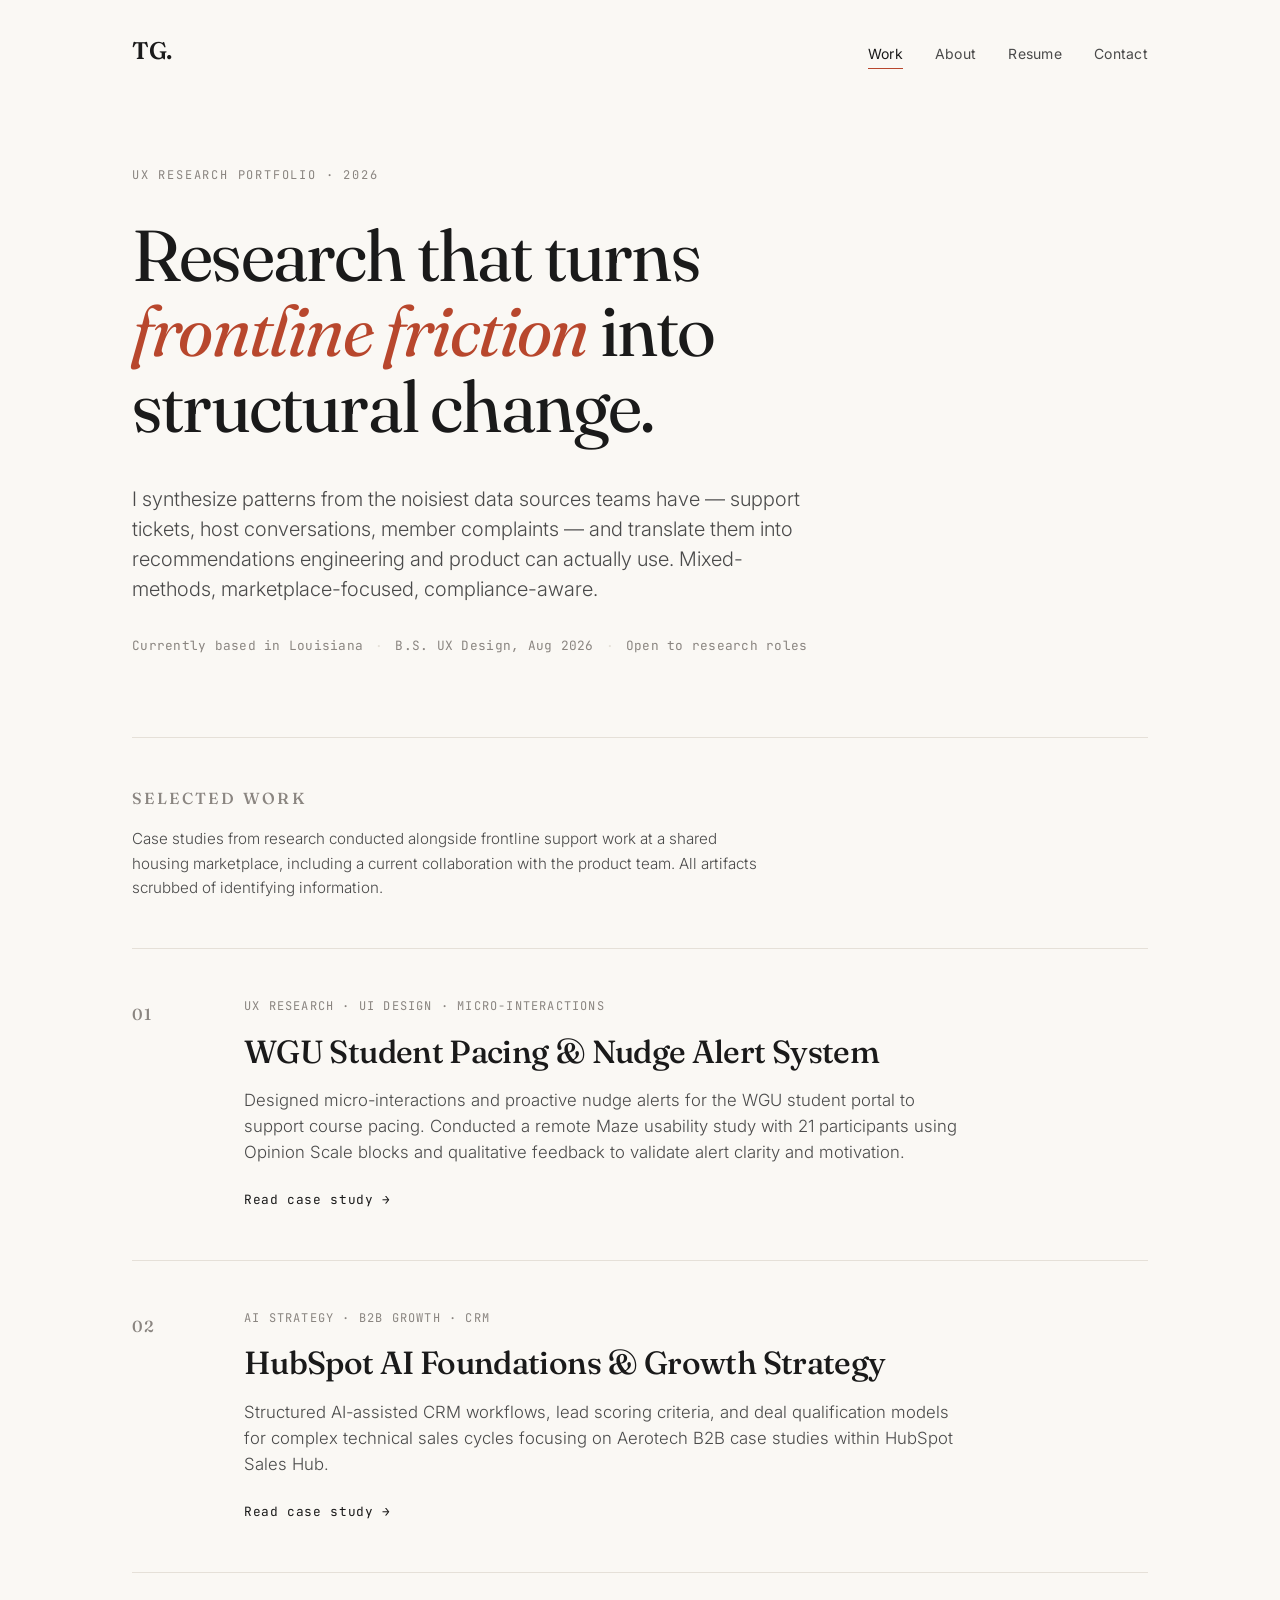
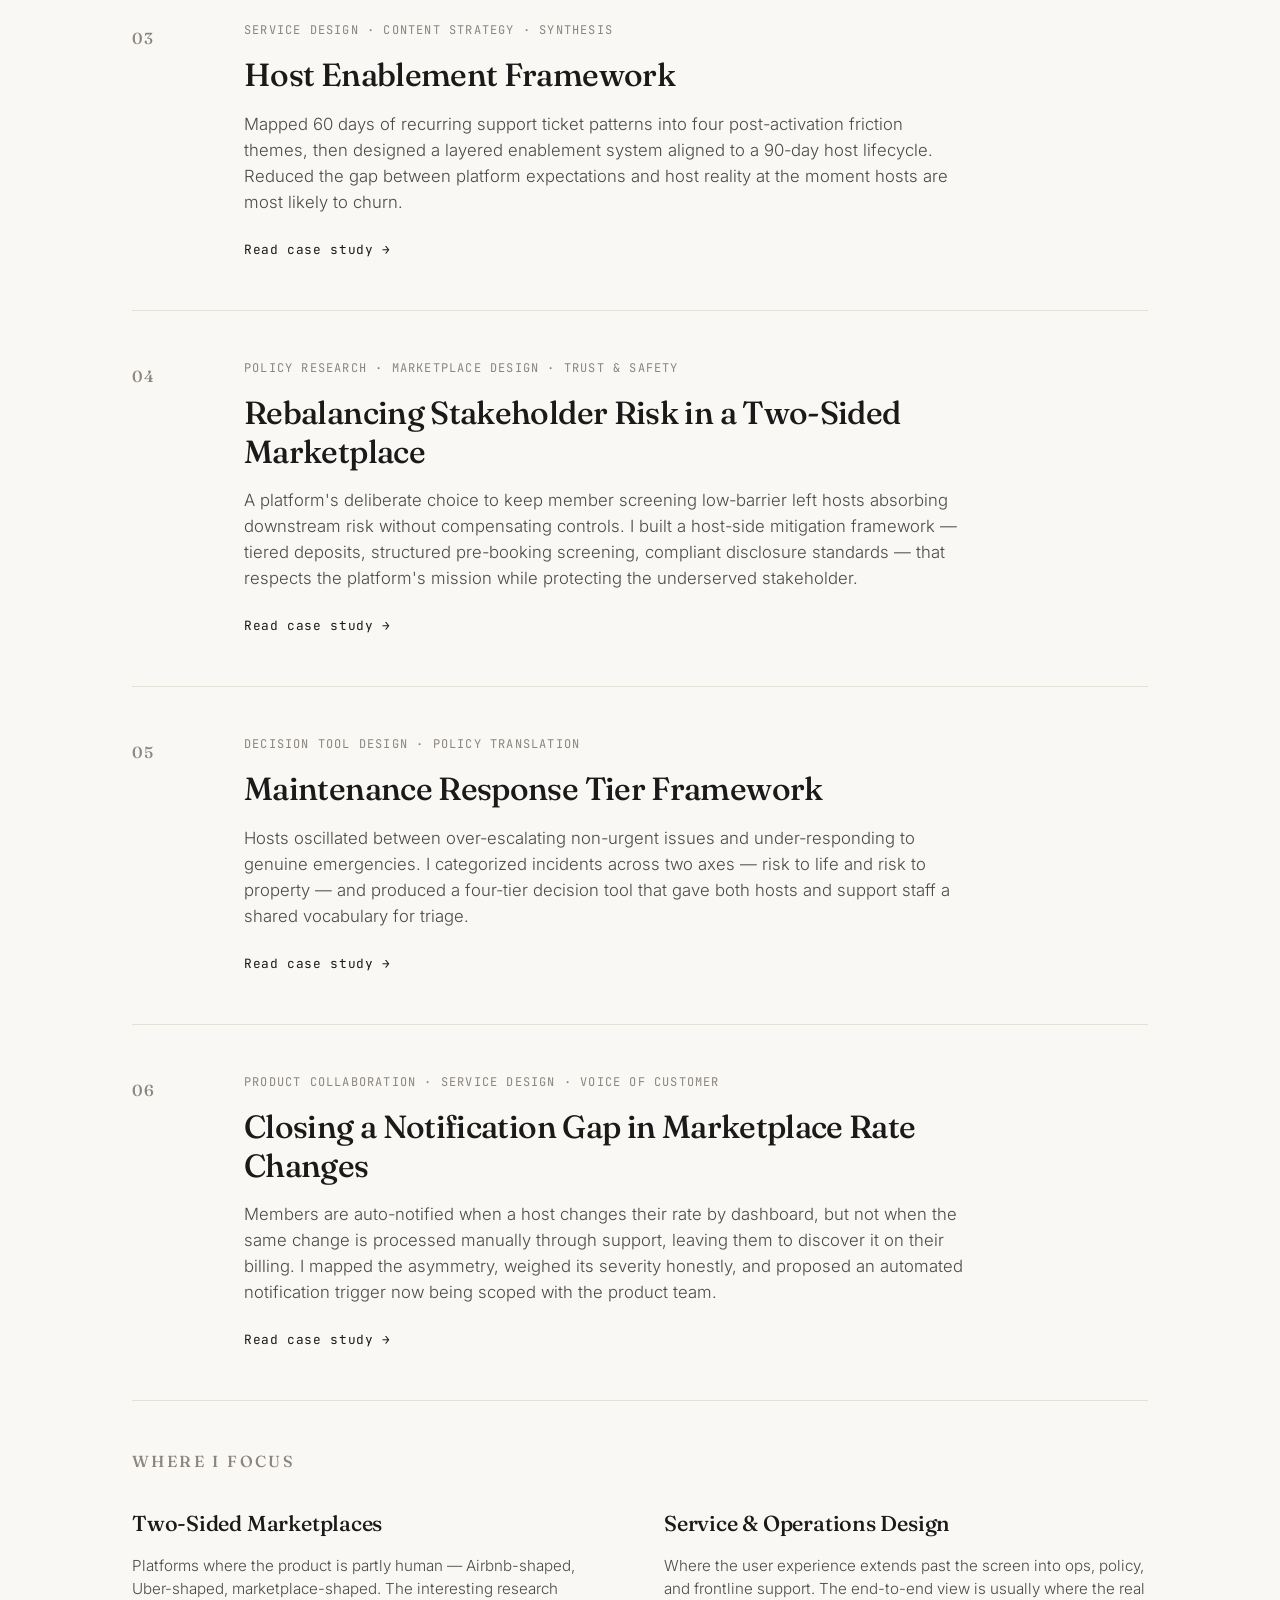
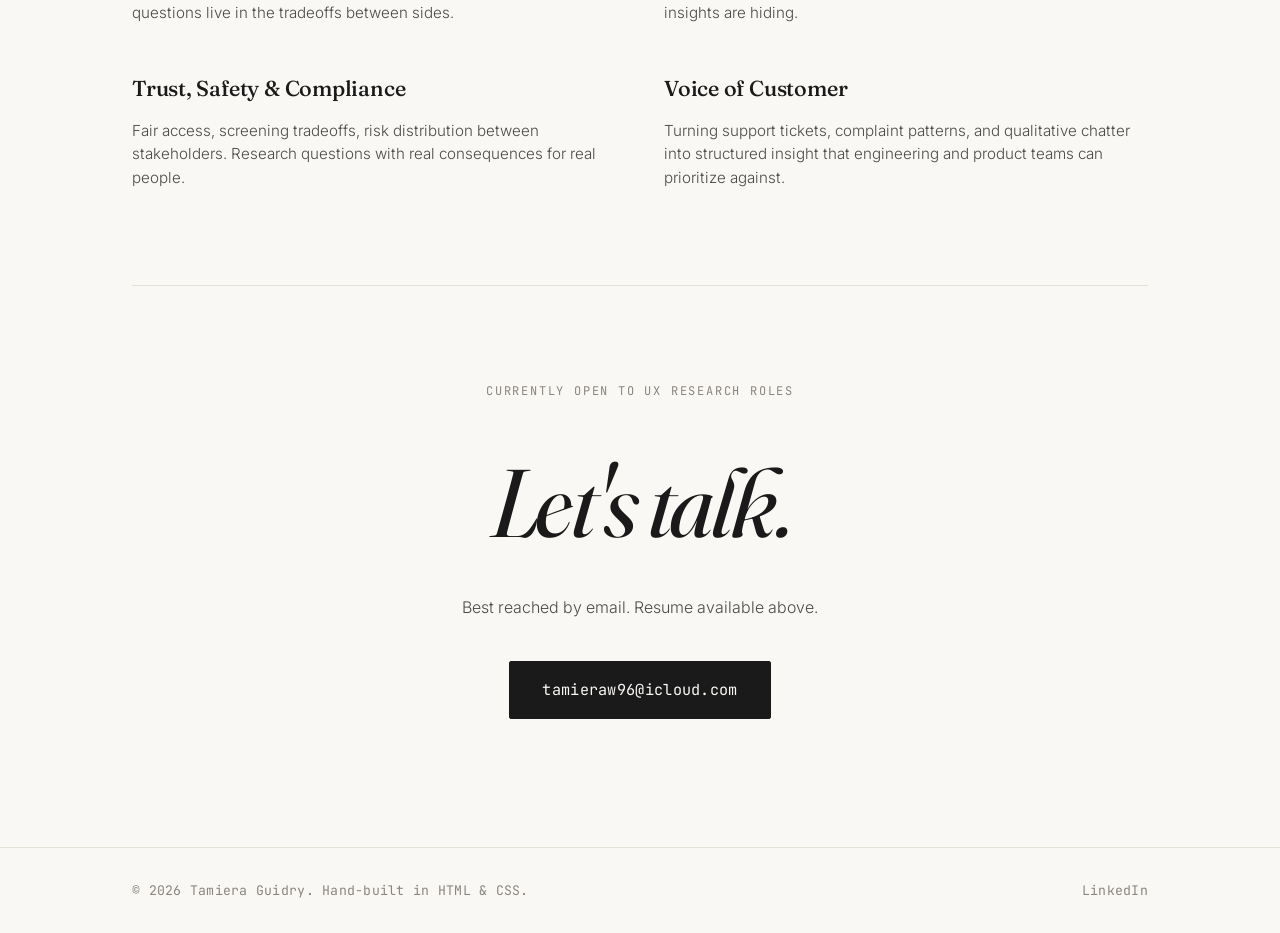
<file: index.html>
<!DOCTYPE html>
<html lang="en">
<head>
  <meta charset="UTF-8" />
  <meta name="viewport" content="width=device-width, initial-scale=1.0" />
  <title>Tamiera Guidry — UX Researcher</title>
  <meta name="description" content="UX Researcher focused on mixed-methods work in service design, customer experience, and two-sided marketplaces." />
  <link rel="preconnect" href="https://fonts.googleapis.com" />
  <link rel="preconnect" href="https://fonts.gstatic.com" crossorigin />
  <link href="https://fonts.googleapis.com/css2?family=Fraunces:opsz,wght@9..144,300;9..144,400;9..144,500;9..144,600;9..144,700&family=Inter:wght@300;400;500;600&family=JetBrains+Mono:wght@400;500&display=swap" rel="stylesheet" />
  <link rel="stylesheet" href="styles.css" />
</head>
<body>

  <nav class="nav">
    <a href="index.html" class="nav-mark">TG.</a>
    <div class="nav-links">
      <a href="index.html" class="active">Work</a>
      <a href="about.html">About</a>
      <a href="ZTamieraGuidry.docx" target="_blank" rel="noopener">Resume</a>
      <a href="mailto:tamieraw96@icloud.com">Contact</a>
    </div>
  </nav>

  <header class="hero">
    <div class="hero-inner">
      <p class="eyebrow">UX Research Portfolio · 2026</p>
      <h1 class="hero-title">
        Research that turns <em>frontline friction</em> into structural change.
      </h1>
      <p class="hero-sub">
        I synthesize patterns from the noisiest data sources teams have — support tickets, host conversations, member complaints — and translate them into recommendations engineering and product can actually use. Mixed-methods, marketplace-focused, compliance-aware.
      </p>
      <div class="hero-meta">
        <span>Currently based in Louisiana</span>
        <span class="dot">·</span>
        <span>B.S. UX Design, Aug 2026</span>
        <span class="dot">·</span>
        <span>Open to research roles</span>
      </div>
    </div>
  </header>

  <main>
    <section class="work">
      <div class="work-header">
        <h2 class="section-title">Selected Work</h2>
        <p class="section-note">Case studies from research conducted alongside frontline support work at a shared housing marketplace, including a current collaboration with the product team. All artifacts scrubbed of identifying information.</p>
      </div>

  <!-- 01 WGU INTERNSHIP -->
<article class="case-card">
  <a href="case-wgu-pacing.html" class="case-link">
    <div class="case-number">01</div>
    <div class="case-body">
      <p class="case-tag">UX Research · UI Design · Micro-Interactions</p>
      <h3 class="case-title">WGU Student Pacing & Nudge Alert System</h3>
      <p class="case-blurb">Designed micro-interactions and proactive nudge alerts for the WGU student portal to support course pacing. Conducted a remote Maze usability study with 21 participants using Opinion Scale blocks and qualitative feedback to validate alert clarity and motivation.</p>
      <span class="case-cta">Read case study →</span>
    </div>
  </a>
</article>

<!-- 02 HUBSPOT PROGRAM -->
<article class="case-card">
  <a href="case-hubspot-ai.html" class="case-link">
    <div class="case-number">02</div>
    <div class="case-body">
      <p class="case-tag">AI Strategy · B2B Growth · CRM</p>
      <h3 class="case-title">HubSpot AI Foundations & Growth Strategy</h3>
      <p class="case-blurb">Structured AI-assisted CRM workflows, lead scoring criteria, and deal qualification models for complex technical sales cycles focusing on Aerotech B2B case studies within HubSpot Sales Hub.</p>
      <span class="case-cta">Read case study →</span>
    </div>
  </a>
</article>
      
      <article class="case-card">
        <a href="case-host-enablement.html" class="case-link">
          <div class="case-number">03</div>
          <div class="case-body">
            <p class="case-tag">Service Design · Content Strategy · Synthesis</p>
            <h3 class="case-title">Host Enablement Framework</h3>
            <p class="case-blurb">Mapped 60 days of recurring support ticket patterns into four post-activation friction themes, then designed a layered enablement system aligned to a 90-day host lifecycle. Reduced the gap between platform expectations and host reality at the moment hosts are most likely to churn.</p>
            <span class="case-cta">Read case study →</span>
          </div>
        </a>
      </article>

      <article class="case-card">
        <a href="case-host-risk.html" class="case-link">
          <div class="case-number">04</div>
          <div class="case-body">
            <p class="case-tag">Policy Research · Marketplace Design · Trust &amp; Safety</p>
            <h3 class="case-title">Rebalancing Stakeholder Risk in a Two-Sided Marketplace</h3>
            <p class="case-blurb">A platform's deliberate choice to keep member screening low-barrier left hosts absorbing downstream risk without compensating controls. I built a host-side mitigation framework — tiered deposits, structured pre-booking screening, compliant disclosure standards — that respects the platform's mission while protecting the underserved stakeholder.</p>
            <span class="case-cta">Read case study →</span>
          </div>
        </a>
      </article>

      <article class="case-card">
        <a href="case-maintenance-tiers.html" class="case-link">
          <div class="case-number">05</div>
          <div class="case-body">
            <p class="case-tag">Decision Tool Design · Policy Translation</p>
            <h3 class="case-title">Maintenance Response Tier Framework</h3>
            <p class="case-blurb">Hosts oscillated between over-escalating non-urgent issues and under-responding to genuine emergencies. I categorized incidents across two axes — risk to life and risk to property — and produced a four-tier decision tool that gave both hosts and support staff a shared vocabulary for triage.</p>
            <span class="case-cta">Read case study →</span>
          </div>
        </a>
      </article>

      <article class="case-card">
        <a href="case-rate-change-notification.html" class="case-link">
          <div class="case-number">06</div>
          <div class="case-body">
            <p class="case-tag">Product Collaboration · Service Design · Voice of Customer</p>
            <h3 class="case-title">Closing a Notification Gap in Marketplace Rate Changes</h3>
            <p class="case-blurb">Members are auto-notified when a host changes their rate by dashboard, but not when the same change is processed manually through support, leaving them to discover it on their billing. I mapped the asymmetry, weighed its severity honestly, and proposed an automated notification trigger now being scoped with the product team.</p>
            <span class="case-cta">Read case study →</span>
          </div>
        </a>
      </article>


    <section class="positioning">
      <h2 class="section-title">Where I focus</h2>
      <div class="positioning-grid">
        <div class="positioning-item">
          <h3>Two-Sided Marketplaces</h3>
          <p>Platforms where the product is partly human — Airbnb-shaped, Uber-shaped, marketplace-shaped. The interesting research questions live in the tradeoffs between sides.</p>
        </div>
        <div class="positioning-item">
          <h3>Service &amp; Operations Design</h3>
          <p>Where the user experience extends past the screen into ops, policy, and frontline support. The end-to-end view is usually where the real insights are hiding.</p>
        </div>
        <div class="positioning-item">
          <h3>Trust, Safety &amp; Compliance</h3>
          <p>Fair access, screening tradeoffs, risk distribution between stakeholders. Research questions with real consequences for real people.</p>
        </div>
        <div class="positioning-item">
          <h3>Voice of Customer</h3>
          <p>Turning support tickets, complaint patterns, and qualitative chatter into structured insight that engineering and product teams can prioritize against.</p>
        </div>
      </div>
    </section>

    <section class="cta">
      <div class="cta-inner">
        <p class="cta-eyebrow">Currently open to UX research roles</p>
        <h2 class="cta-title">Let's talk.</h2>
        <p class="cta-sub">Best reached by email. Resume available above.</p>
        <a href="mailto:tamieraw96@icloud.com" class="cta-button">tamieraw96@icloud.com</a>
      </div>
    </section>
  </main>

  <footer class="footer">
    <div class="footer-inner">
      <p>© 2026 Tamiera Guidry. Hand-built in HTML &amp; CSS.</p>
      <div class="footer-links">
        <a href="https://www.linkedin.com/in/tamiera-guidry-b728ba142/" target="_blank" rel="noopener">LinkedIn</a>
      </div>
    </div>
  </footer>

</body>
</html>
</file>
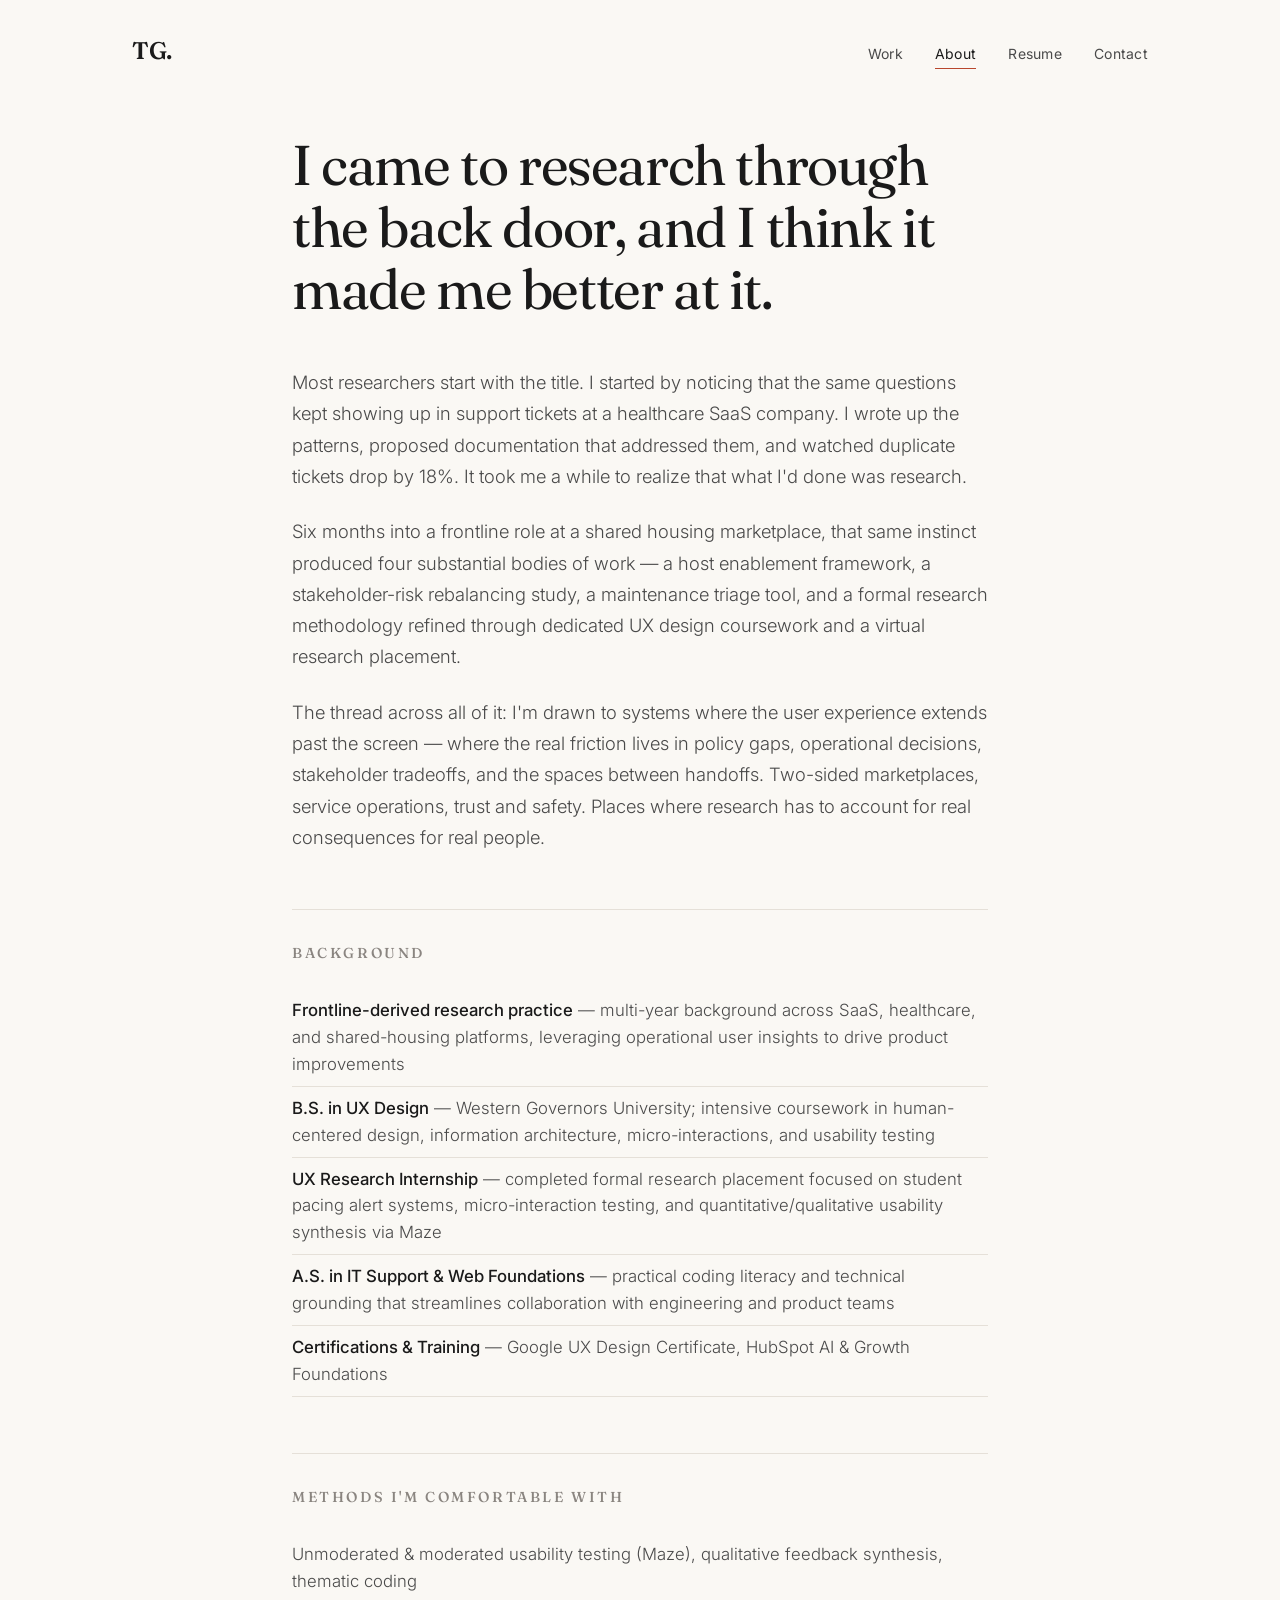
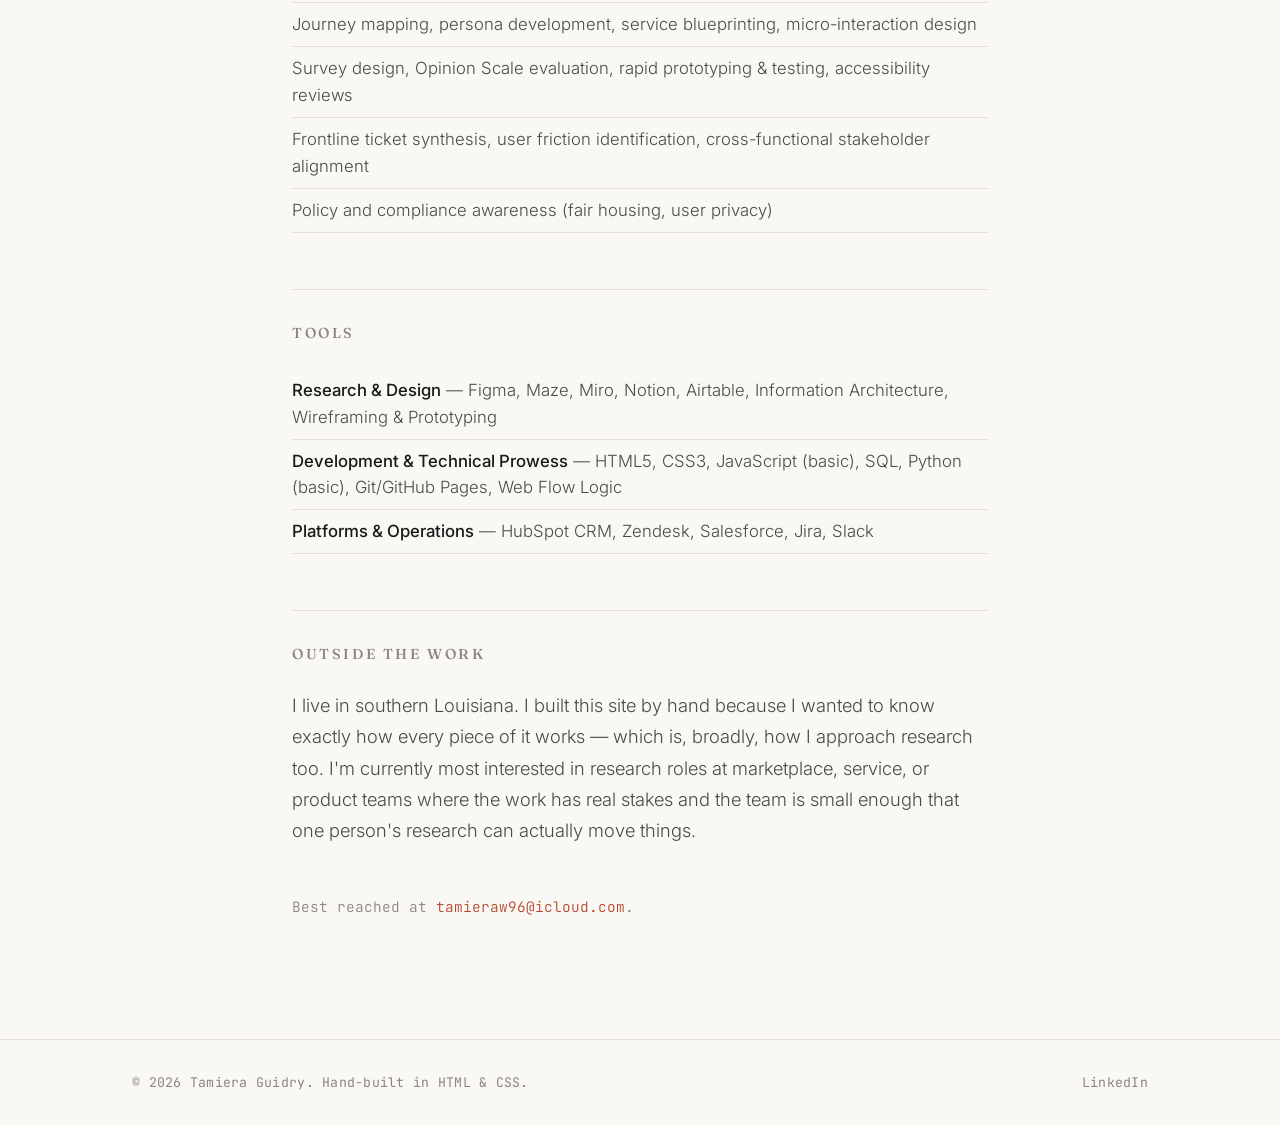
<file: about.html>
<!DOCTYPE html>
<html lang="en">
<head>
  <meta charset="UTF-8" />
  <meta name="viewport" content="width=device-width, initial-scale=1.0" />
  <title>About — Tamiera Guidry</title>
  <link rel="preconnect" href="https://fonts.googleapis.com" />
  <link rel="preconnect" href="https://fonts.gstatic.com" crossorigin />
  <link href="https://fonts.googleapis.com/css2?family=Fraunces:opsz,wght@9..144,300;9..144,400;9..144,500;9..144,600&family=Inter:wght@300;400;500;600&family=JetBrains+Mono:wght@400;500&display=swap" rel="stylesheet" />
  <link rel="stylesheet" href="styles.css" />
</head>
<body>

  <nav class="nav">
    <a href="index.html" class="nav-mark">TG.</a>
    <div class="nav-links">
      <a href="index.html">Work</a>
      <a href="about.html" class="active">About</a>
      <a href="ZTamieraGuidry.docx" target="_blank" rel="noopener">Resume</a>
      <a href="mailto:tamieraw96@icloud.com">Contact</a>
    </div>
  </nav>

  <div class="about-page">
    <h1>I came to research through the back door, and I think it made me better at it.</h1>

    <p>Most researchers start with the title. I started by noticing that the same questions kept showing up in support tickets at a healthcare SaaS company. I wrote up the patterns, proposed documentation that addressed them, and watched duplicate tickets drop by 18%. It took me a while to realize that what I'd done was research.</p>

    <p>Six months into a frontline role at a shared housing marketplace, that same instinct produced four substantial bodies of work — a host enablement framework, a stakeholder-risk rebalancing study, a maintenance triage tool, and a formal research methodology refined through dedicated UX design coursework and a virtual research placement.</p>

    <p>The thread across all of it: I'm drawn to systems where the user experience extends past the screen — where the real friction lives in policy gaps, operational decisions, stakeholder tradeoffs, and the spaces between handoffs. Two-sided marketplaces, service operations, trust and safety. Places where research has to account for real consequences for real people.</p>

    <h2>Background</h2>
    <ul>
      <li><strong>Frontline-derived research practice</strong> — multi-year background across SaaS, healthcare, and shared-housing platforms, leveraging operational user insights to drive product improvements</li>
      <li><strong>B.S. in UX Design</strong> — Western Governors University; intensive coursework in human-centered design, information architecture, micro-interactions, and usability testing</li>
      <li><strong>UX Research Internship</strong> — completed formal research placement focused on student pacing alert systems, micro-interaction testing, and quantitative/qualitative usability synthesis via Maze</li>
      <li><strong>A.S. in IT Support & Web Foundations</strong> — practical coding literacy and technical grounding that streamlines collaboration with engineering and product teams</li>
      <li><strong>Certifications & Training</strong> — Google UX Design Certificate, HubSpot AI & Growth Foundations</li>
    </ul>

    <h2>Methods I'm comfortable with</h2>
    <ul>
      <li>Unmoderated & moderated usability testing (Maze), qualitative feedback synthesis, thematic coding</li>
      <li>Journey mapping, persona development, service blueprinting, micro-interaction design</li>
      <li>Survey design, Opinion Scale evaluation, rapid prototyping & testing, accessibility reviews</li>
      <li>Frontline ticket synthesis, user friction identification, cross-functional stakeholder alignment</li>
      <li>Policy and compliance awareness (fair housing, user privacy)</li>
    </ul>

    <h2>Tools</h2>
    <ul>
      <li><strong>Research & Design</strong> — Figma, Maze, Miro, Notion, Airtable, Information Architecture, Wireframing & Prototyping</li>
      <li><strong>Development & Technical Prowess</strong> — HTML5, CSS3, JavaScript (basic), SQL, Python (basic), Git/GitHub Pages, Web Flow Logic</li>
      <li><strong>Platforms & Operations</strong> — HubSpot CRM, Zendesk, Salesforce, Jira, Slack</li>
    </ul>

    <h2>Outside the work</h2>
    <p>I live in southern Louisiana. I built this site by hand because I wanted to know exactly how every piece of it works — which is, broadly, how I approach research too. I'm currently most interested in research roles at marketplace, service, or product teams where the work has real stakes and the team is small enough that one person's research can actually move things.</p>

    <p style="margin-top: 3rem; font-family: var(--mono); font-size: 0.9rem; color: var(--ink-muted);">Best reached at <a href="mailto:tamieraw96@icloud.com" style="color: var(--accent);">tamieraw96@icloud.com</a>.</p>
  </div>

  <footer class="footer">
    <div class="footer-inner">
      <p>© 2026 Tamiera Guidry. Hand-built in HTML &amp; CSS.</p>
      <div class="footer-links">
        <a href="https://www.linkedin.com/in/tamiera-guidry-b728ba142/" target="_blank" rel="noopener">LinkedIn</a>
      </div>
    </div>
  </footer>

</body>
</html>
</file>
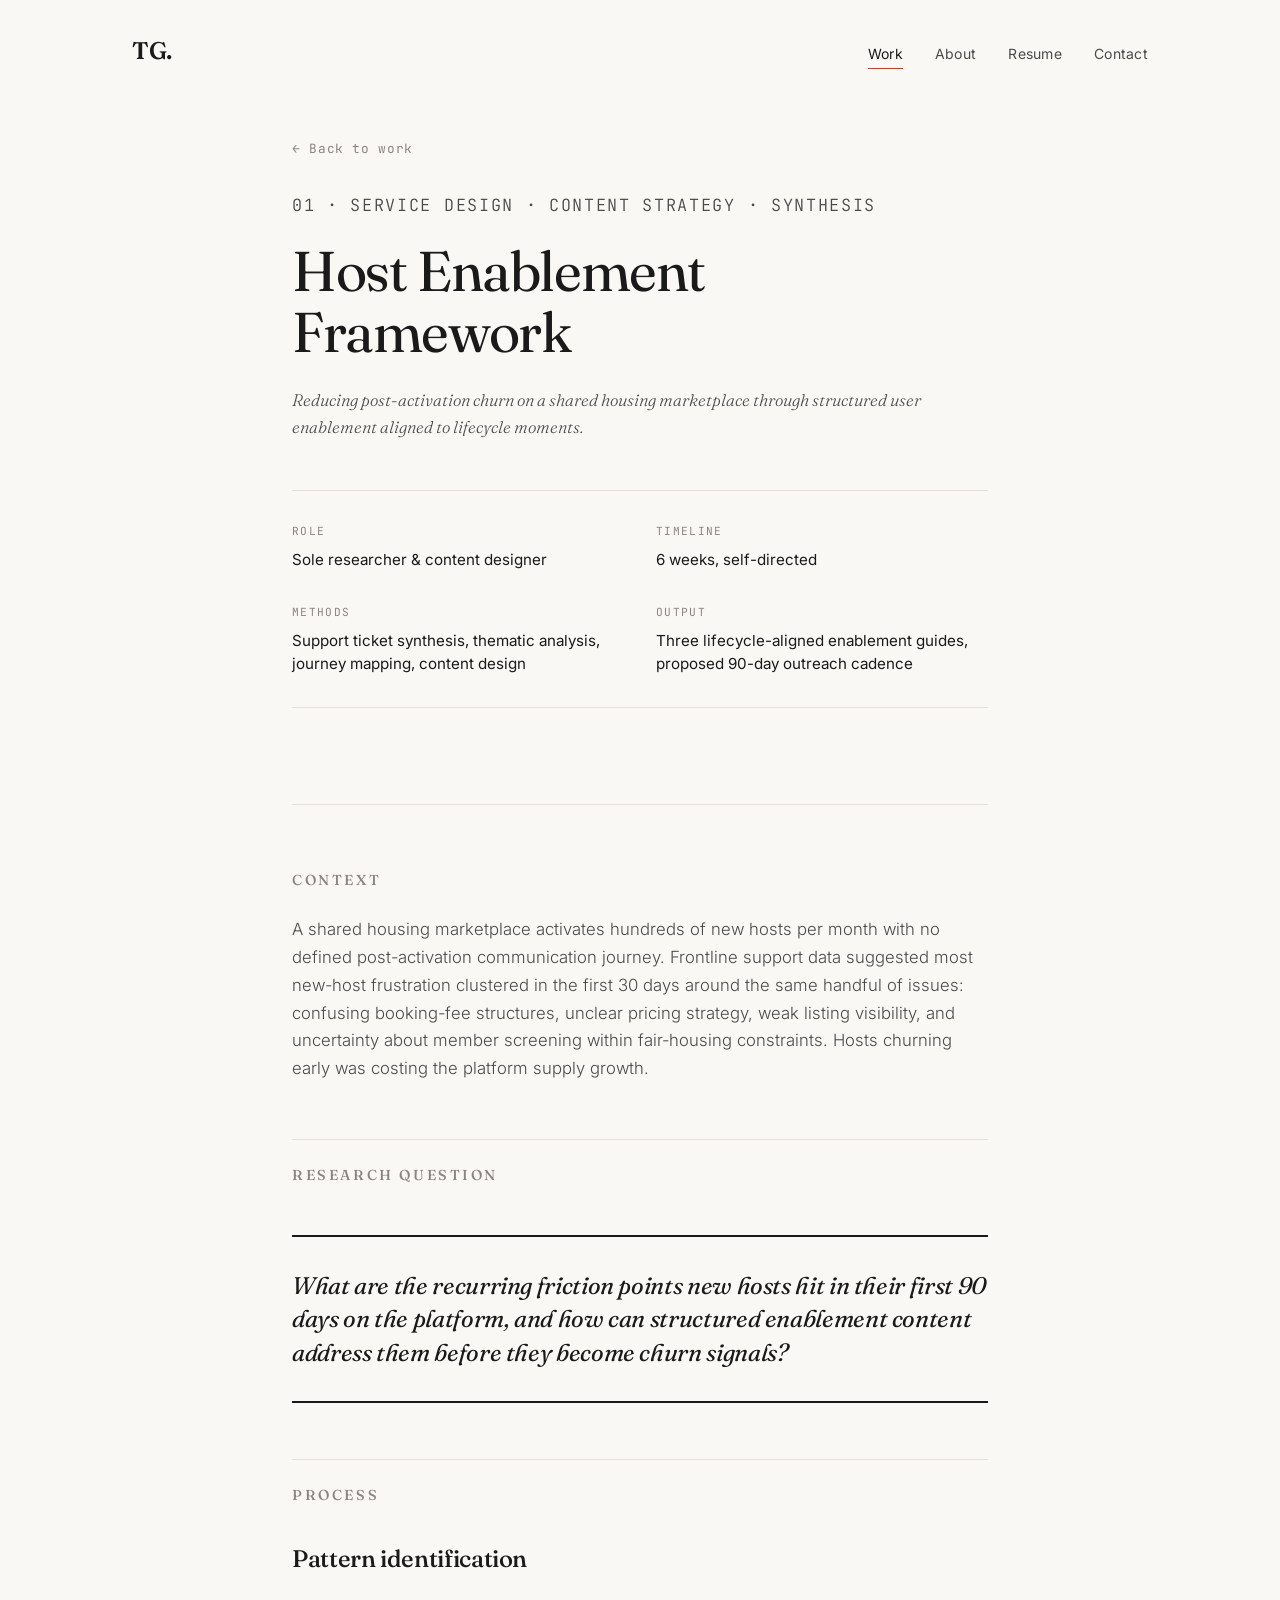
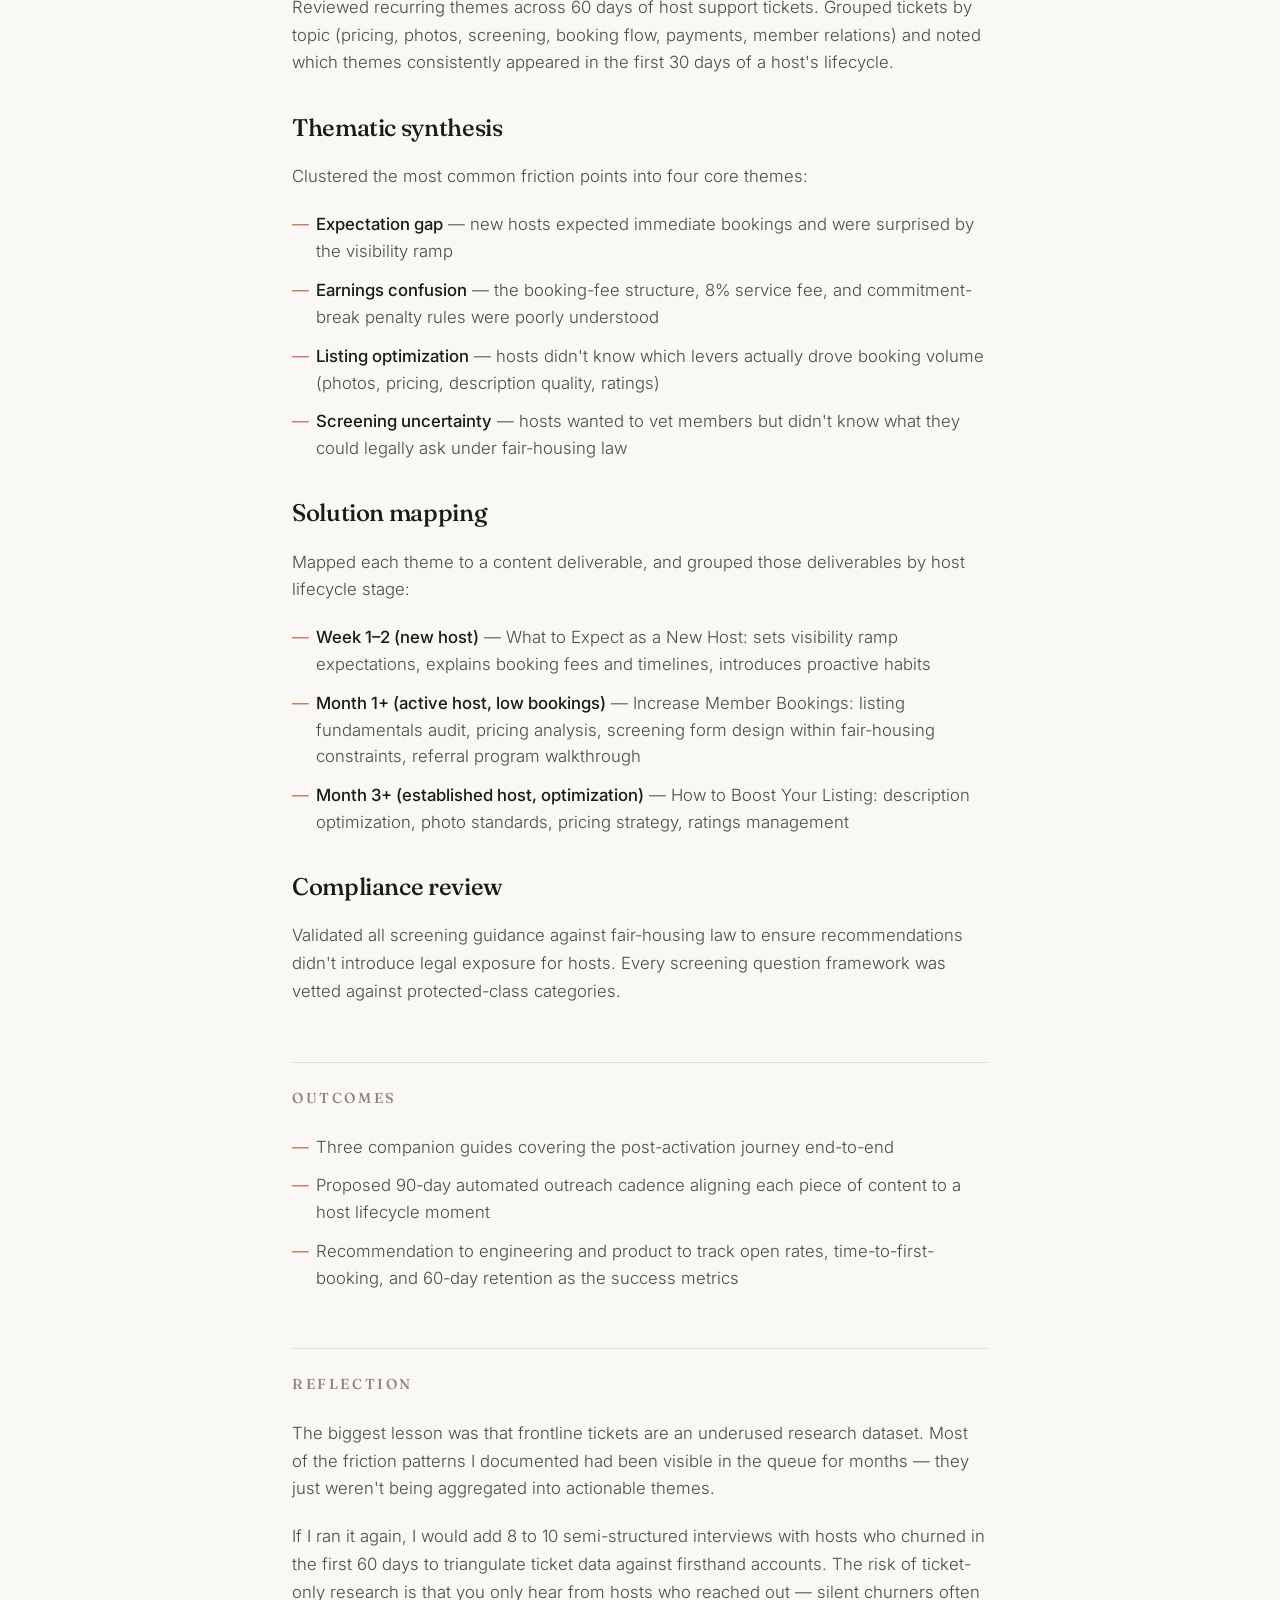
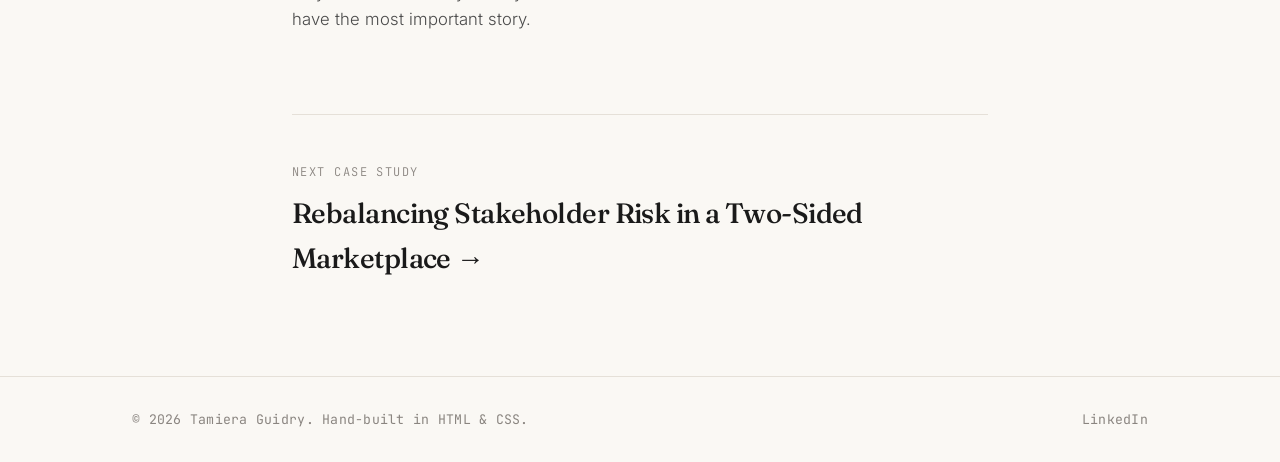
<file: case-host-enablement.html>
<!DOCTYPE html>
<html lang="en">
<head>
  <meta charset="UTF-8" />
  <meta name="viewport" content="width=device-width, initial-scale=1.0" />
  <title>Host Enablement Framework — Tamiera Guidry</title>
  <link rel="preconnect" href="https://fonts.googleapis.com" />
  <link rel="preconnect" href="https://fonts.gstatic.com" crossorigin />
  <link href="https://fonts.googleapis.com/css2?family=Fraunces:opsz,wght@9..144,300;9..144,400;9..144,500;9..144,600&family=Inter:wght@300;400;500;600&family=JetBrains+Mono:wght@400;500&display=swap" rel="stylesheet" />
  <link rel="stylesheet" href="styles.css" />
</head>
<body>

  <nav class="nav">
    <a href="index.html" class="nav-mark">TG.</a>
    <div class="nav-links">
      <a href="index.html" class="active">Work</a>
      <a href="about.html">About</a>
      <a href="ZTamieraGuidry.docx" target="_blank" rel="noopener">Resume</a>
      <a href="mailto:tamieraw96@icloud.com">Contact</a>
    </div>
  </nav>

  <article class="case-page">
    <header class="case-page-header">
      <a href="index.html" class="case-page-back">← Back to work</a>
      <p class="case-page-tag">01 · Service Design · Content Strategy · Synthesis</p>
      <h1 class="case-page-title">Host Enablement Framework</h1>
      <p class="case-page-deck">Reducing post-activation churn on a shared housing marketplace through structured user enablement aligned to lifecycle moments.</p>

      <div class="case-meta-grid">
        <div class="case-meta-item">
          <div class="meta-label">Role</div>
          <div class="meta-value">Sole researcher &amp; content designer</div>
        </div>
        <div class="case-meta-item">
          <div class="meta-label">Timeline</div>
          <div class="meta-value">6 weeks, self-directed</div>
        </div>
        <div class="case-meta-item">
          <div class="meta-label">Methods</div>
          <div class="meta-value">Support ticket synthesis, thematic analysis, journey mapping, content design</div>
        </div>
        <div class="case-meta-item">
          <div class="meta-label">Output</div>
          <div class="meta-value">Three lifecycle-aligned enablement guides, proposed 90-day outreach cadence</div>
        </div>
      </div>
    </header>

    <h2>Context</h2>
    <p>A shared housing marketplace activates hundreds of new hosts per month with no defined post-activation communication journey. Frontline support data suggested most new-host frustration clustered in the first 30 days around the same handful of issues: confusing booking-fee structures, unclear pricing strategy, weak listing visibility, and uncertainty about member screening within fair-housing constraints. Hosts churning early was costing the platform supply growth.</p>

    <h2>Research Question</h2>
    <div class="pullquote">What are the recurring friction points new hosts hit in their first 90 days on the platform, and how can structured enablement content address them before they become churn signals?</div>

    <h2>Process</h2>

    <h3>Pattern identification</h3>
    <p>Reviewed recurring themes across 60 days of host support tickets. Grouped tickets by topic (pricing, photos, screening, booking flow, payments, member relations) and noted which themes consistently appeared in the first 30 days of a host's lifecycle.</p>

    <h3>Thematic synthesis</h3>
    <p>Clustered the most common friction points into four core themes:</p>
    <ul>
      <li><strong>Expectation gap</strong> — new hosts expected immediate bookings and were surprised by the visibility ramp</li>
      <li><strong>Earnings confusion</strong> — the booking-fee structure, 8% service fee, and commitment-break penalty rules were poorly understood</li>
      <li><strong>Listing optimization</strong> — hosts didn't know which levers actually drove booking volume (photos, pricing, description quality, ratings)</li>
      <li><strong>Screening uncertainty</strong> — hosts wanted to vet members but didn't know what they could legally ask under fair-housing law</li>
    </ul>

    <h3>Solution mapping</h3>
    <p>Mapped each theme to a content deliverable, and grouped those deliverables by host lifecycle stage:</p>
    <ul>
      <li><strong>Week 1–2 (new host)</strong> — What to Expect as a New Host: sets visibility ramp expectations, explains booking fees and timelines, introduces proactive habits</li>
      <li><strong>Month 1+ (active host, low bookings)</strong> — Increase Member Bookings: listing fundamentals audit, pricing analysis, screening form design within fair-housing constraints, referral program walkthrough</li>
      <li><strong>Month 3+ (established host, optimization)</strong> — How to Boost Your Listing: description optimization, photo standards, pricing strategy, ratings management</li>
    </ul>

    <h3>Compliance review</h3>
    <p>Validated all screening guidance against fair-housing law to ensure recommendations didn't introduce legal exposure for hosts. Every screening question framework was vetted against protected-class categories.</p>

    <h2>Outcomes</h2>
    <ul>
      <li>Three companion guides covering the post-activation journey end-to-end</li>
      <li>Proposed 90-day automated outreach cadence aligning each piece of content to a host lifecycle moment</li>
      <li>Recommendation to engineering and product to track open rates, time-to-first-booking, and 60-day retention as the success metrics</li>
    </ul>

    <h2>Reflection</h2>
    <p>The biggest lesson was that frontline tickets are an underused research dataset. Most of the friction patterns I documented had been visible in the queue for months — they just weren't being aggregated into actionable themes.</p>

    <p>If I ran it again, I would add 8 to 10 semi-structured interviews with hosts who churned in the first 60 days to triangulate ticket data against firsthand accounts. The risk of ticket-only research is that you only hear from hosts who reached out — silent churners often have the most important story.</p>

    <div class="case-page-next">
      <p class="next-label">Next case study</p>
      <a href="case-host-risk.html">Rebalancing Stakeholder Risk in a Two-Sided Marketplace →</a>
    </div>
  </article>

  <footer class="footer">
    <div class="footer-inner">
      <p>© 2026 Tamiera Guidry. Hand-built in HTML &amp; CSS.</p>
      <div class="footer-links">
        <a href="https://www.linkedin.com/in/tamiera-guidry-b728ba142/" target="_blank" rel="noopener">LinkedIn</a>
      </div>
    </div>
  </footer>

</body>
</html>
</file>
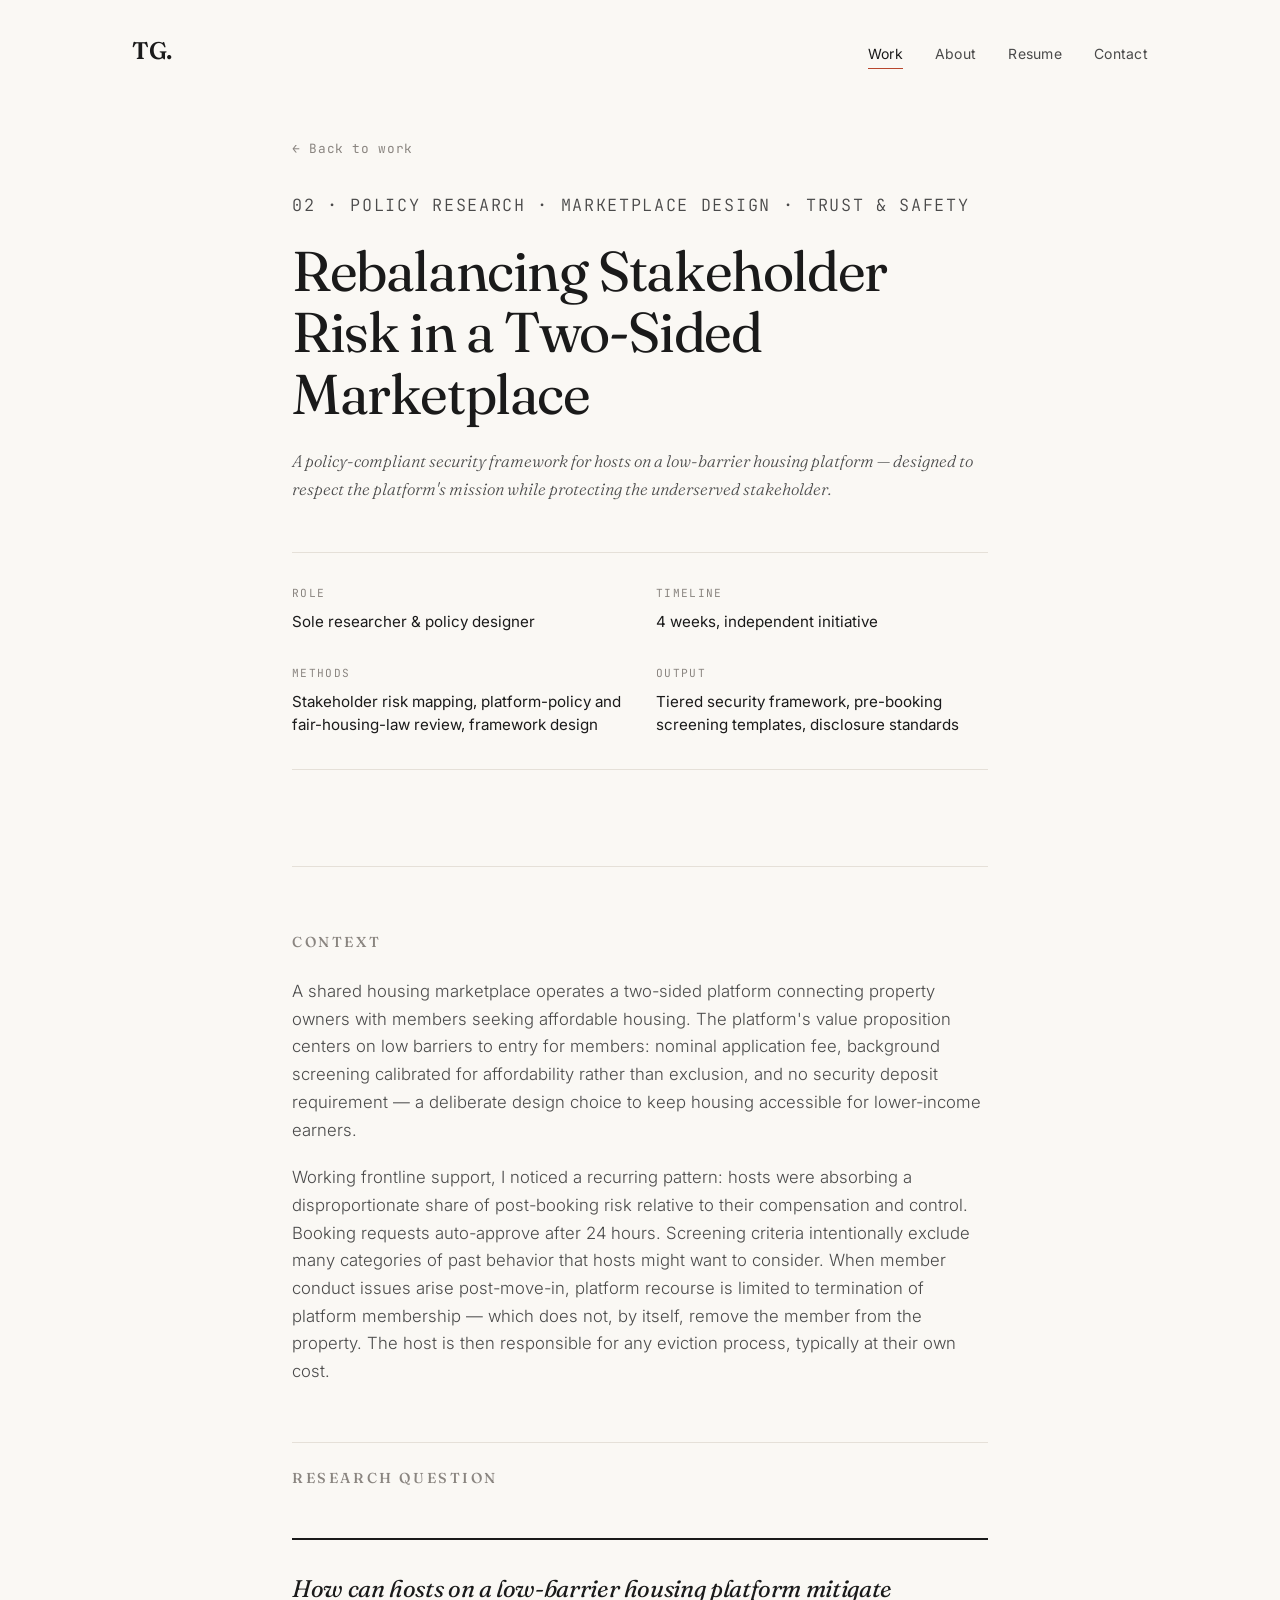
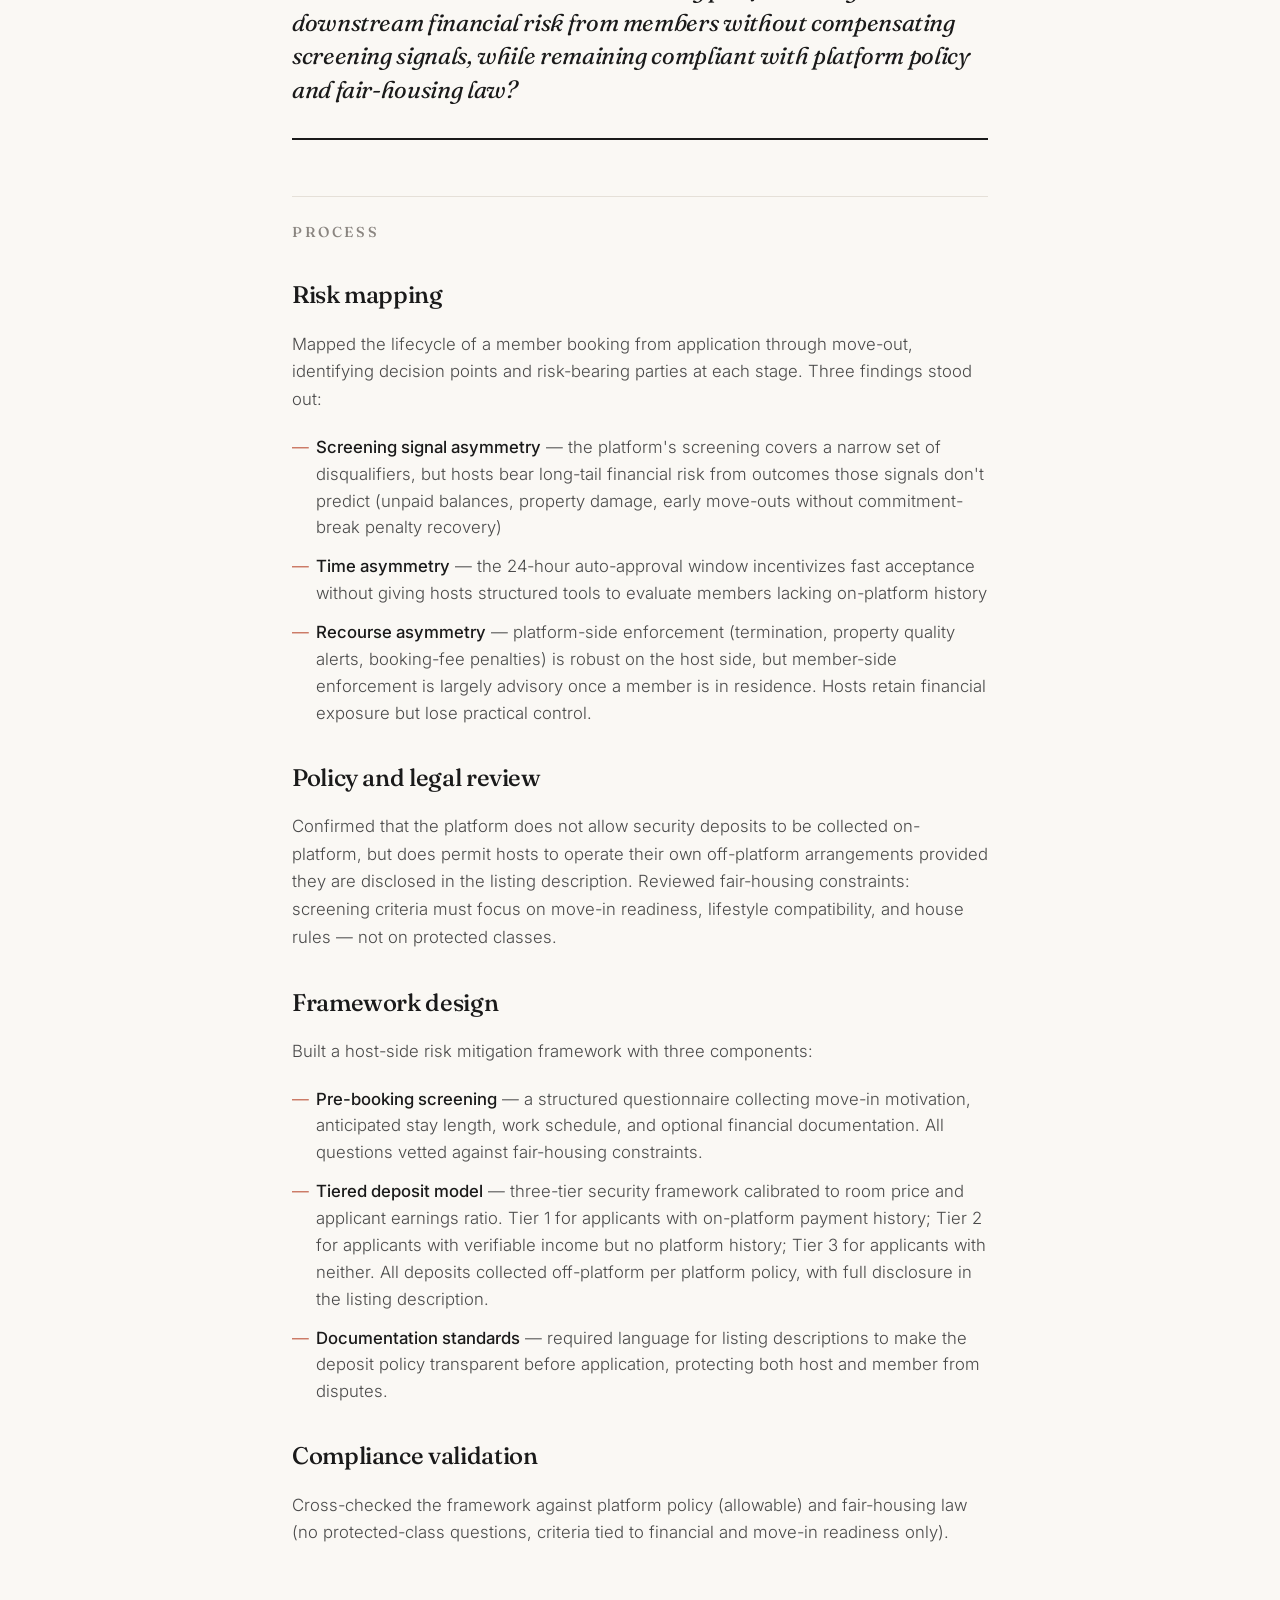
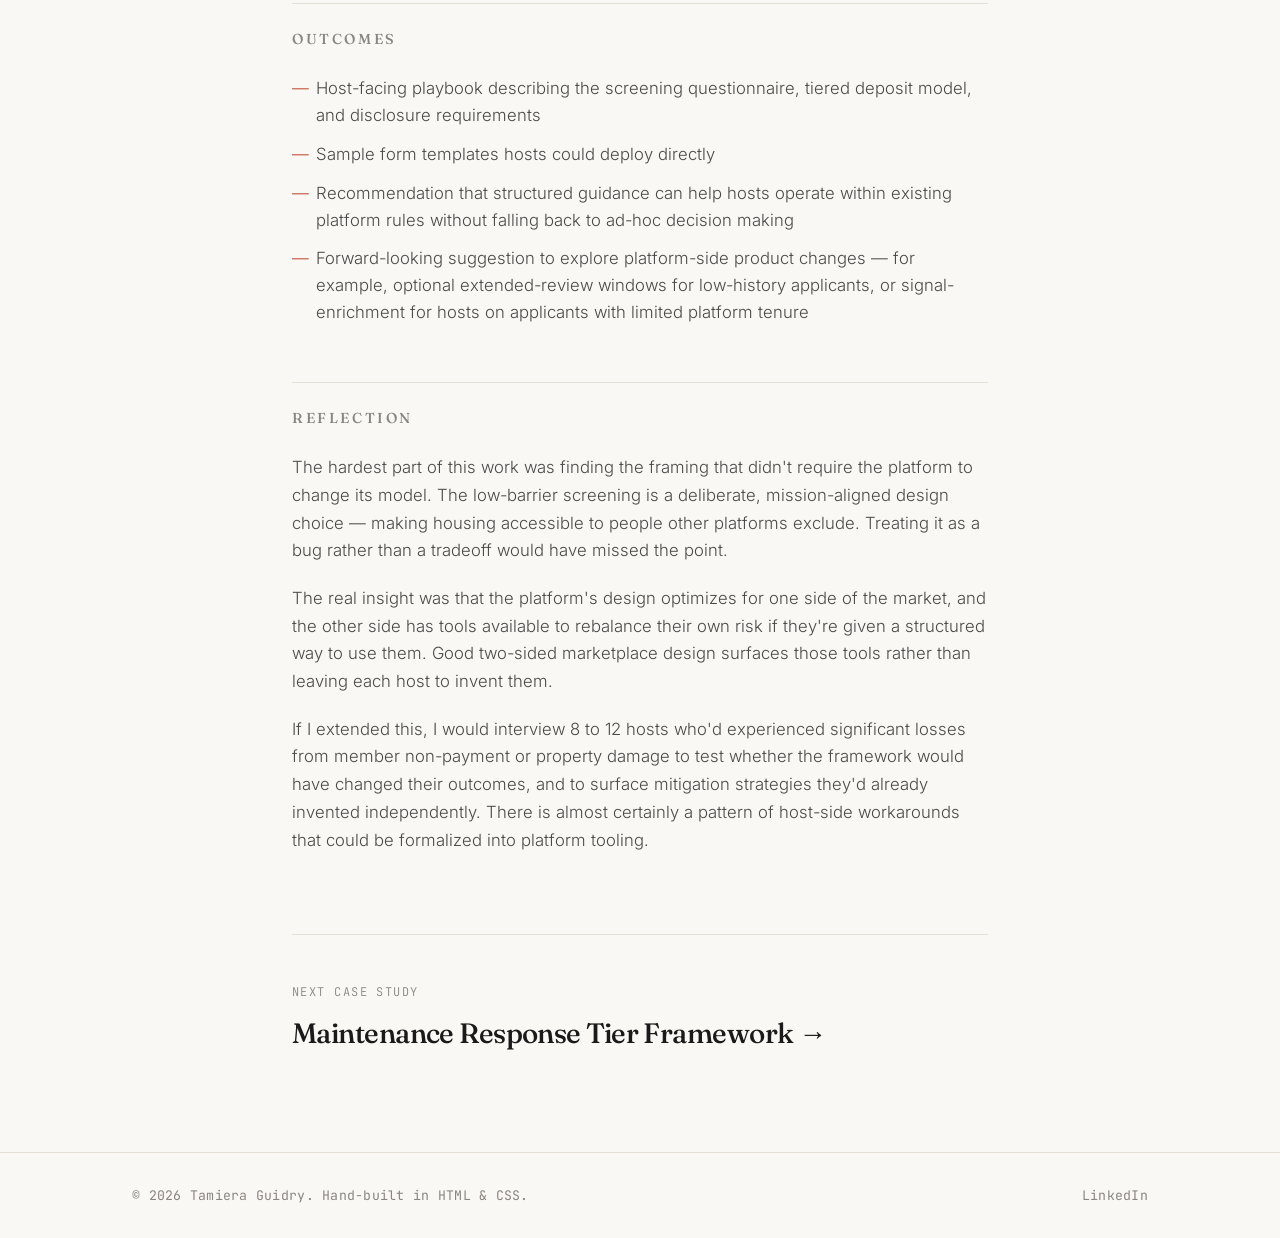
<file: case-host-risk.html>
<!DOCTYPE html>
<html lang="en">
<head>
  <meta charset="UTF-8" />
  <meta name="viewport" content="width=device-width, initial-scale=1.0" />
  <title>Rebalancing Stakeholder Risk — Tamiera Guidry</title>
  <link rel="preconnect" href="https://fonts.googleapis.com" />
  <link rel="preconnect" href="https://fonts.gstatic.com" crossorigin />
  <link href="https://fonts.googleapis.com/css2?family=Fraunces:opsz,wght@9..144,300;9..144,400;9..144,500;9..144,600&family=Inter:wght@300;400;500;600&family=JetBrains+Mono:wght@400;500&display=swap" rel="stylesheet" />
  <link rel="stylesheet" href="styles.css" />
</head>
<body>

  <nav class="nav">
    <a href="index.html" class="nav-mark">TG.</a>
    <div class="nav-links">
      <a href="index.html" class="active">Work</a>
      <a href="about.html">About</a>
      <a href="ZTamieraGuidry.docx" target="_blank" rel="noopener">Resume</a>
      <a href="mailto:tamieraw96@icloud.com">Contact</a>
    </div>
  </nav>

  <article class="case-page">
    <header class="case-page-header">
      <a href="index.html" class="case-page-back">← Back to work</a>
      <p class="case-page-tag">02 · Policy Research · Marketplace Design · Trust &amp; Safety</p>
      <h1 class="case-page-title">Rebalancing Stakeholder Risk in a Two-Sided Marketplace</h1>
      <p class="case-page-deck">A policy-compliant security framework for hosts on a low-barrier housing platform — designed to respect the platform's mission while protecting the underserved stakeholder.</p>

      <div class="case-meta-grid">
        <div class="case-meta-item">
          <div class="meta-label">Role</div>
          <div class="meta-value">Sole researcher &amp; policy designer</div>
        </div>
        <div class="case-meta-item">
          <div class="meta-label">Timeline</div>
          <div class="meta-value">4 weeks, independent initiative</div>
        </div>
        <div class="case-meta-item">
          <div class="meta-label">Methods</div>
          <div class="meta-value">Stakeholder risk mapping, platform-policy and fair-housing-law review, framework design</div>
        </div>
        <div class="case-meta-item">
          <div class="meta-label">Output</div>
          <div class="meta-value">Tiered security framework, pre-booking screening templates, disclosure standards</div>
        </div>
      </div>
    </header>

    <h2>Context</h2>
    <p>A shared housing marketplace operates a two-sided platform connecting property owners with members seeking affordable housing. The platform's value proposition centers on low barriers to entry for members: nominal application fee, background screening calibrated for affordability rather than exclusion, and no security deposit requirement — a deliberate design choice to keep housing accessible for lower-income earners.</p>

    <p>Working frontline support, I noticed a recurring pattern: hosts were absorbing a disproportionate share of post-booking risk relative to their compensation and control. Booking requests auto-approve after 24 hours. Screening criteria intentionally exclude many categories of past behavior that hosts might want to consider. When member conduct issues arise post-move-in, platform recourse is limited to termination of platform membership — which does not, by itself, remove the member from the property. The host is then responsible for any eviction process, typically at their own cost.</p>

    <h2>Research Question</h2>
    <div class="pullquote">How can hosts on a low-barrier housing platform mitigate downstream financial risk from members without compensating screening signals, while remaining compliant with platform policy and fair-housing law?</div>

    <h2>Process</h2>

    <h3>Risk mapping</h3>
    <p>Mapped the lifecycle of a member booking from application through move-out, identifying decision points and risk-bearing parties at each stage. Three findings stood out:</p>
    <ul>
      <li><strong>Screening signal asymmetry</strong> — the platform's screening covers a narrow set of disqualifiers, but hosts bear long-tail financial risk from outcomes those signals don't predict (unpaid balances, property damage, early move-outs without commitment-break penalty recovery)</li>
      <li><strong>Time asymmetry</strong> — the 24-hour auto-approval window incentivizes fast acceptance without giving hosts structured tools to evaluate members lacking on-platform history</li>
      <li><strong>Recourse asymmetry</strong> — platform-side enforcement (termination, property quality alerts, booking-fee penalties) is robust on the host side, but member-side enforcement is largely advisory once a member is in residence. Hosts retain financial exposure but lose practical control.</li>
    </ul>

    <h3>Policy and legal review</h3>
    <p>Confirmed that the platform does not allow security deposits to be collected on-platform, but does permit hosts to operate their own off-platform arrangements provided they are disclosed in the listing description. Reviewed fair-housing constraints: screening criteria must focus on move-in readiness, lifestyle compatibility, and house rules — not on protected classes.</p>

    <h3>Framework design</h3>
    <p>Built a host-side risk mitigation framework with three components:</p>
    <ul>
      <li><strong>Pre-booking screening</strong> — a structured questionnaire collecting move-in motivation, anticipated stay length, work schedule, and optional financial documentation. All questions vetted against fair-housing constraints.</li>
      <li><strong>Tiered deposit model</strong> — three-tier security framework calibrated to room price and applicant earnings ratio. Tier 1 for applicants with on-platform payment history; Tier 2 for applicants with verifiable income but no platform history; Tier 3 for applicants with neither. All deposits collected off-platform per platform policy, with full disclosure in the listing description.</li>
      <li><strong>Documentation standards</strong> — required language for listing descriptions to make the deposit policy transparent before application, protecting both host and member from disputes.</li>
    </ul>

    <h3>Compliance validation</h3>
    <p>Cross-checked the framework against platform policy (allowable) and fair-housing law (no protected-class questions, criteria tied to financial and move-in readiness only).</p>

    <h2>Outcomes</h2>
    <ul>
      <li>Host-facing playbook describing the screening questionnaire, tiered deposit model, and disclosure requirements</li>
      <li>Sample form templates hosts could deploy directly</li>
      <li>Recommendation that structured guidance can help hosts operate within existing platform rules without falling back to ad-hoc decision making</li>
      <li>Forward-looking suggestion to explore platform-side product changes — for example, optional extended-review windows for low-history applicants, or signal-enrichment for hosts on applicants with limited platform tenure</li>
    </ul>

    <h2>Reflection</h2>
    <p>The hardest part of this work was finding the framing that didn't require the platform to change its model. The low-barrier screening is a deliberate, mission-aligned design choice — making housing accessible to people other platforms exclude. Treating it as a bug rather than a tradeoff would have missed the point.</p>

    <p>The real insight was that the platform's design optimizes for one side of the market, and the other side has tools available to rebalance their own risk if they're given a structured way to use them. Good two-sided marketplace design surfaces those tools rather than leaving each host to invent them.</p>

    <p>If I extended this, I would interview 8 to 12 hosts who'd experienced significant losses from member non-payment or property damage to test whether the framework would have changed their outcomes, and to surface mitigation strategies they'd already invented independently. There is almost certainly a pattern of host-side workarounds that could be formalized into platform tooling.</p>

    <div class="case-page-next">
      <p class="next-label">Next case study</p>
      <a href="case-maintenance-tiers.html">Maintenance Response Tier Framework →</a>
    </div>
  </article>

  <footer class="footer">
    <div class="footer-inner">
      <p>© 2026 Tamiera Guidry. Hand-built in HTML &amp; CSS.</p>
      <div class="footer-links">
        <a href="https://www.linkedin.com/in/tamiera-guidry-b728ba142/" target="_blank" rel="noopener">LinkedIn</a>
      </div>
    </div>
  </footer>

</body>
</html>
</file>
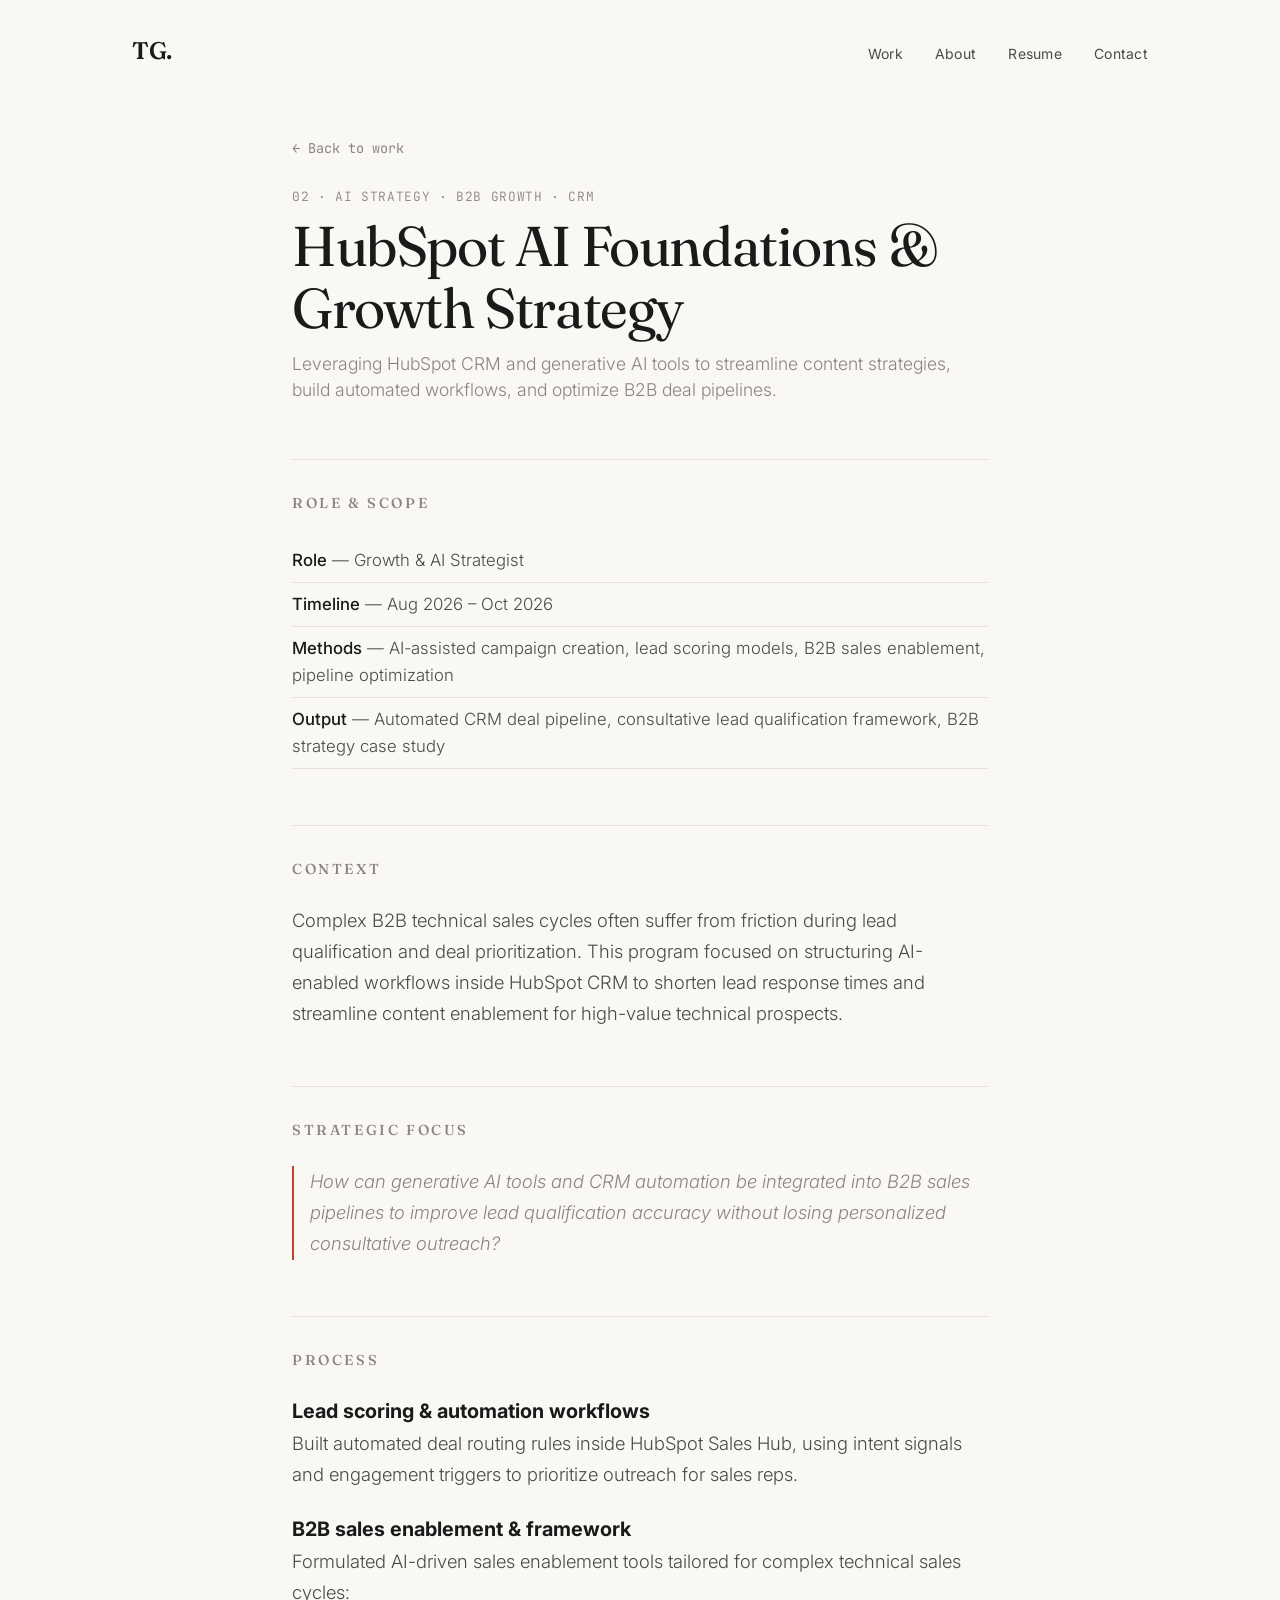
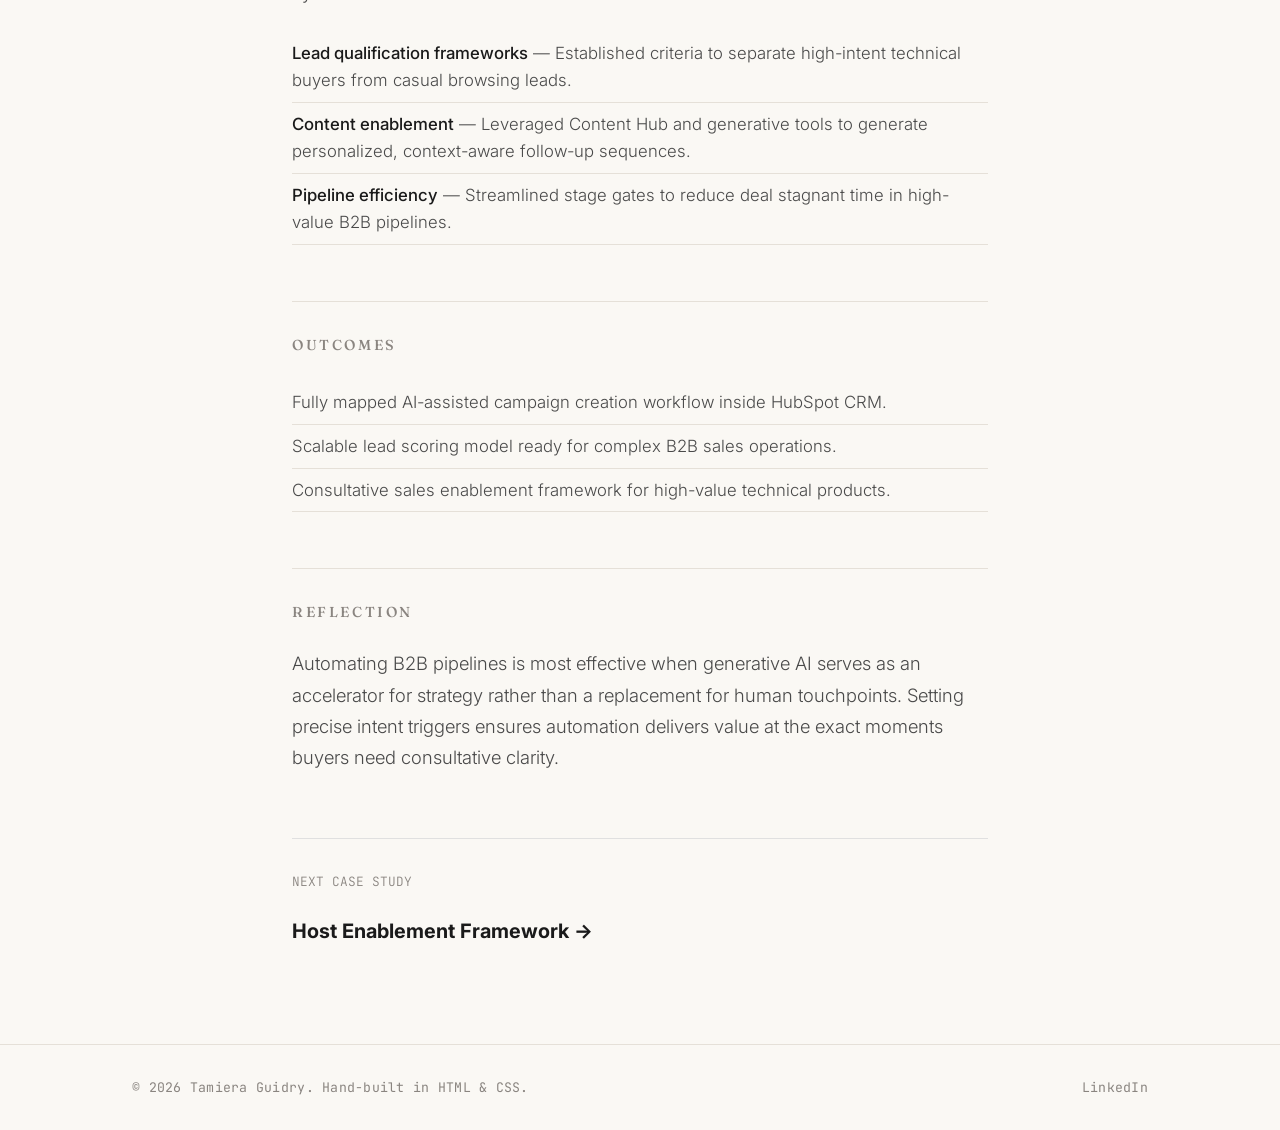
<file: case-hubspot-ai.html>
<!DOCTYPE html>
<html lang="en">
<head>
  <meta charset="UTF-8">
  <meta name="viewport" content="width=device-width, initial-scale=1.0">
  <title>HubSpot AI Foundations & Growth Strategy — Case Study</title>
  <link rel="preconnect" href="https://fonts.googleapis.com" />
  <link rel="preconnect" href="https://fonts.gstatic.com" crossorigin />
  <link href="https://fonts.googleapis.com/css2?family=Fraunces:opsz,wght@9..144,300;9..144,400;9..144,500;9..144,600&family=Inter:wght@300;400;500;600&family=JetBrains+Mono:wght@400;500&display=swap" rel="stylesheet" />
  <link rel="stylesheet" href="styles.css">
</head>
<body>

  <nav class="nav">
    <a href="index.html" class="nav-mark">TG.</a>
    <div class="nav-links">
      <a href="index.html">Work</a>
      <a href="about.html">About</a>
      <a href="ZTamieraGuidry.docx" target="_blank" rel="noopener">Resume</a>
      <a href="mailto:tamieraw96@icloud.com">Contact</a>
    </div>
  </nav>

  <div class="about-page">
    <a href="index.html" style="font-family: var(--mono); font-size: 0.85rem; color: var(--ink-muted); text-decoration: none;">← Back to work</a>

    <header style="margin-top: 1.5rem; margin-bottom: 2.5rem;">
      <p style="font-family: var(--mono); font-size: 0.8rem; text-transform: uppercase; color: var(--ink-muted); letter-spacing: 0.05em; margin-bottom: 0.5rem;">02 · AI STRATEGY · B2B GROWTH · CRM</p>
      <h1 style="margin-bottom: 0.75rem;">HubSpot AI Foundations & Growth Strategy</h1>
      <p style="font-size: 1.1rem; color: var(--ink-muted); line-height: 1.5;">Leveraging HubSpot CRM and generative AI tools to streamline content strategies, build automated workflows, and optimize B2B deal pipelines.</p>
    </header>

    <h2>Role & Scope</h2>
    <ul>
      <li><strong>Role</strong> — Growth & AI Strategist</li>
      <li><strong>Timeline</strong> — Aug 2026 – Oct 2026</li>
      <li><strong>Methods</strong> — AI-assisted campaign creation, lead scoring models, B2B sales enablement, pipeline optimization</li>
      <li><strong>Output</strong> — Automated CRM deal pipeline, consultative lead qualification framework, B2B strategy case study</li>
    </ul>

    <h2>Context</h2>
    <p>Complex B2B technical sales cycles often suffer from friction during lead qualification and deal prioritization. This program focused on structuring AI-enabled workflows inside HubSpot CRM to shorten lead response times and streamline content enablement for high-value technical prospects.</p>

    <h2>Strategic Focus</h2>
    <p style="font-style: italic; border-left: 2px solid var(--accent, #333); padding-left: 1rem; color: var(--ink-muted);">
      How can generative AI tools and CRM automation be integrated into B2B sales pipelines to improve lead qualification accuracy without losing personalized consultative outreach?
    </p>

    <h2>Process</h2>
    <h3>Lead scoring & automation workflows</h3>
    <p>Built automated deal routing rules inside HubSpot Sales Hub, using intent signals and engagement triggers to prioritize outreach for sales reps.</p>

    <h3>B2B sales enablement & framework</h3>
    <p>Formulated AI-driven sales enablement tools tailored for complex technical sales cycles:</p>
    <ul>
      <li><strong>Lead qualification frameworks</strong> — Established criteria to separate high-intent technical buyers from casual browsing leads.</li>
      <li><strong>Content enablement</strong> — Leveraged Content Hub and generative tools to generate personalized, context-aware follow-up sequences.</li>
      <li><strong>Pipeline efficiency</strong> — Streamlined stage gates to reduce deal stagnant time in high-value B2B pipelines.</li>
    </ul>

    <h2>Outcomes</h2>
    <ul>
      <li>Fully mapped AI-assisted campaign creation workflow inside HubSpot CRM.</li>
      <li>Scalable lead scoring model ready for complex B2B sales operations.</li>
      <li>Consultative sales enablement framework for high-value technical products.</li>
    </ul>

    <h2>Reflection</h2>
    <p>Automating B2B pipelines is most effective when generative AI serves as an accelerator for strategy rather than a replacement for human touchpoints. Setting precise intent triggers ensures automation delivers value at the exact moments buyers need consultative clarity.</p>

    <footer style="margin-top: 4rem; padding-top: 2rem; border-top: 1px solid #e0e0e0;">
      <p style="font-family: var(--mono); font-size: 0.8rem; text-transform: uppercase; color: var(--ink-muted);">NEXT CASE STUDY</p>
      <h3 style="margin-top: 0.5rem;">
        <a href="case-host-enablement.html" style="color: inherit; text-decoration: none;">
          Host Enablement Framework →
        </a>
      </h3>
    </footer>
  </div>

  <footer class="footer">
    <div class="footer-inner">
      <p>© 2026 Tamiera Guidry. Hand-built in HTML &amp; CSS.</p>
      <div class="footer-links">
        <a href="https://www.linkedin.com/in/tamiera-guidry-b728ba142/" target="_blank" rel="noopener">LinkedIn</a>
      </div>
    </div>
  </footer>

</body>
</html>
</file>
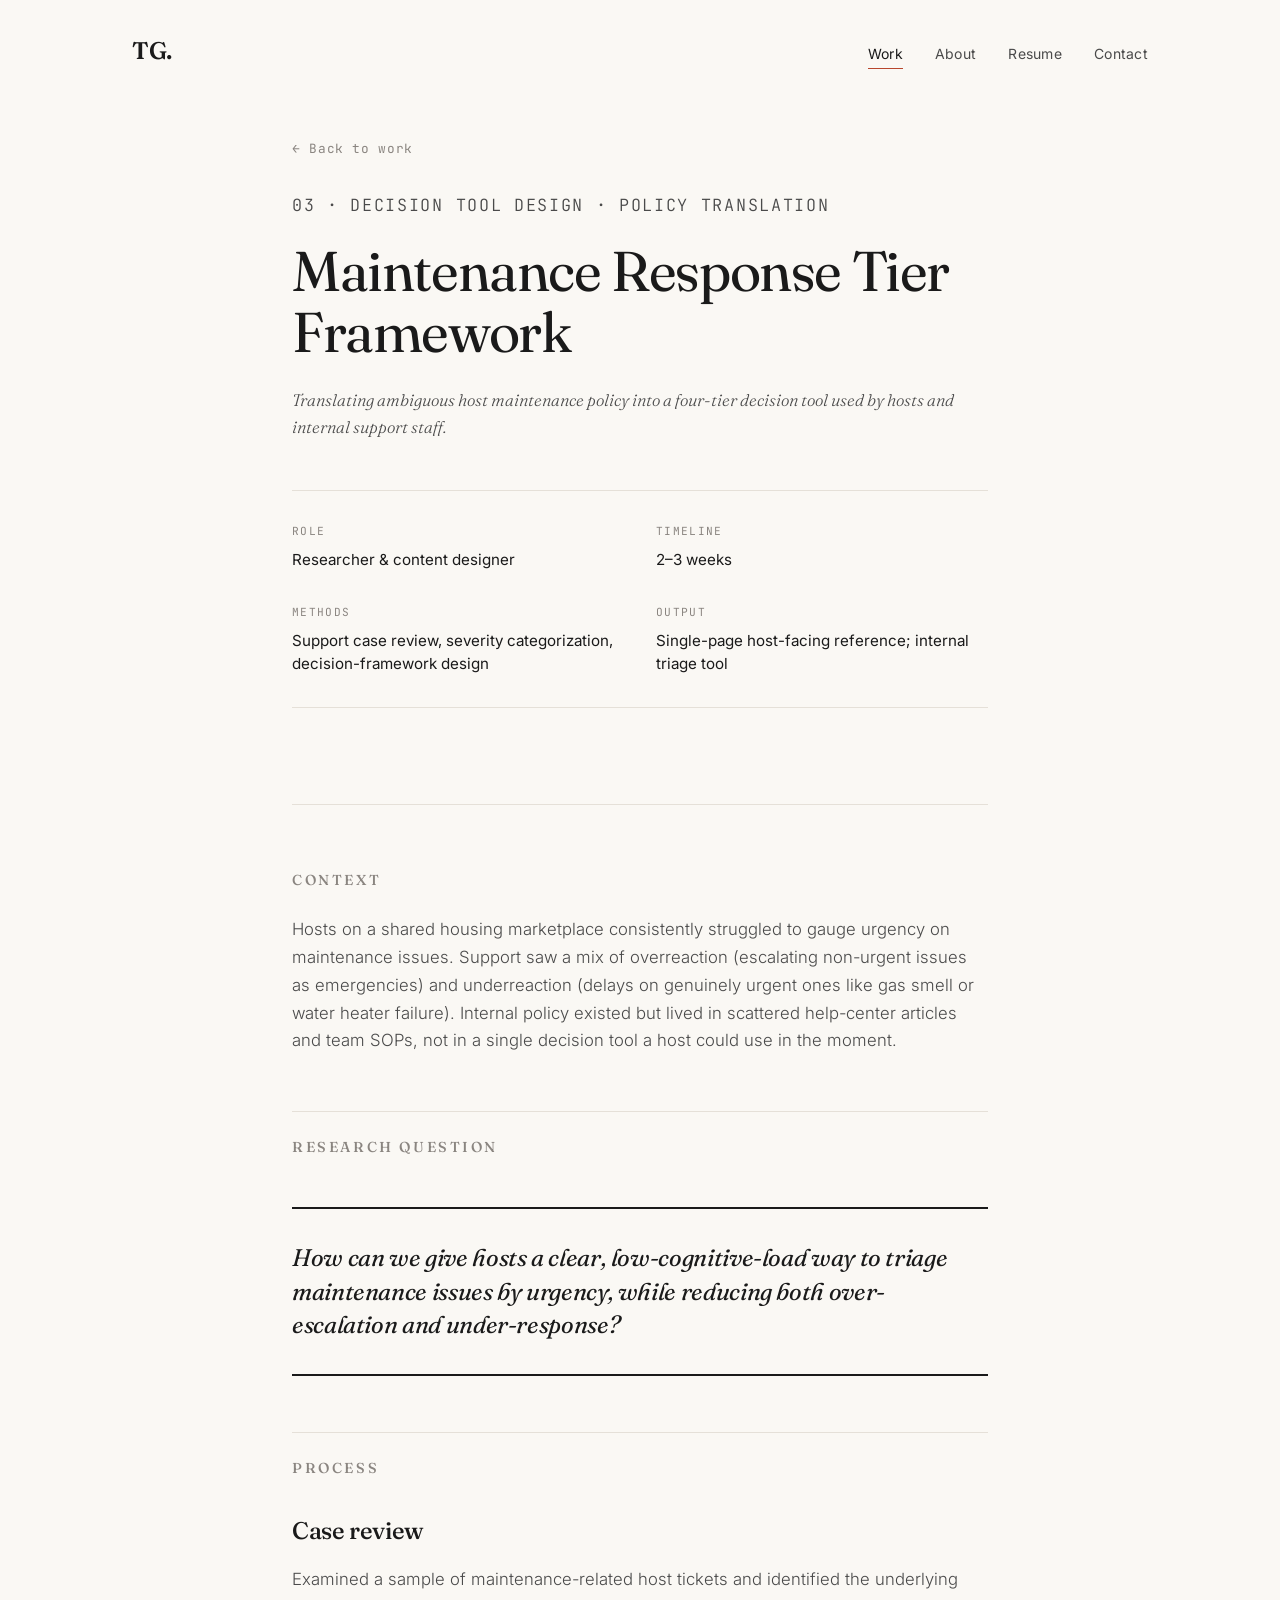
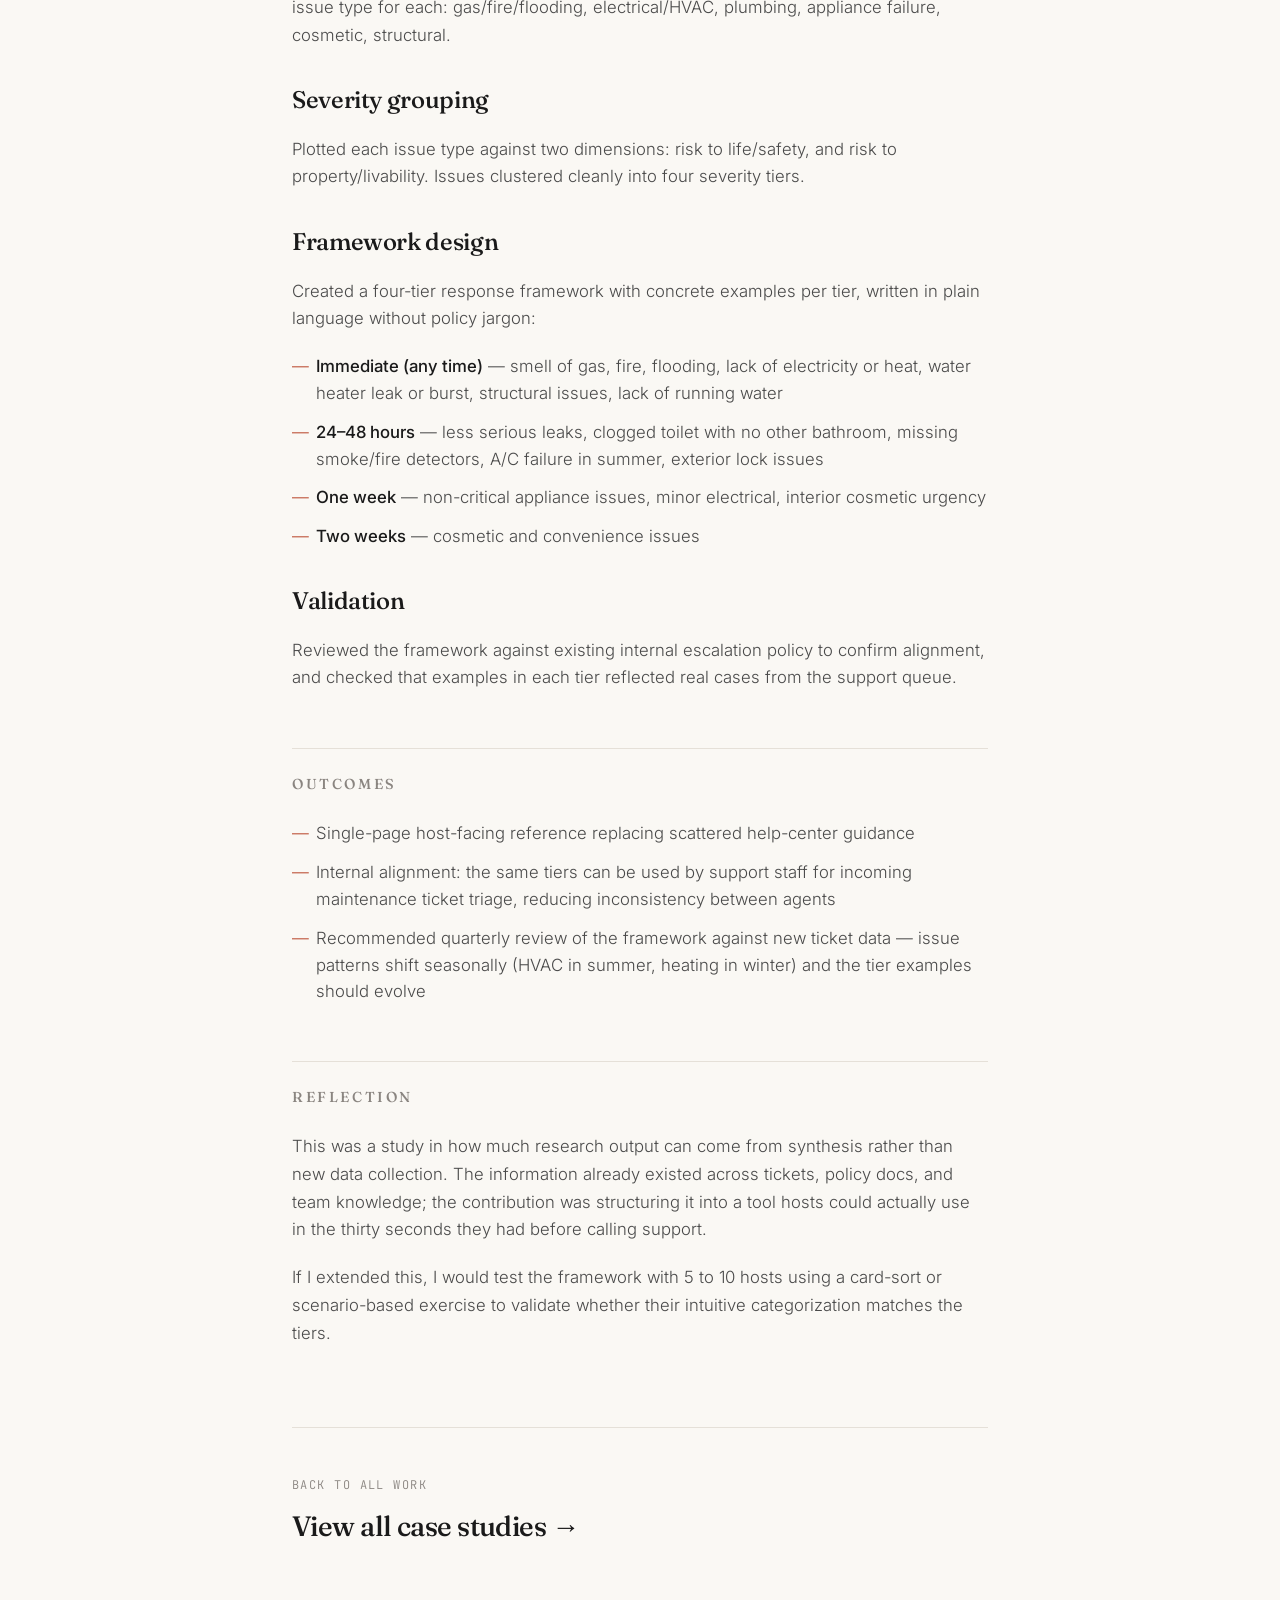
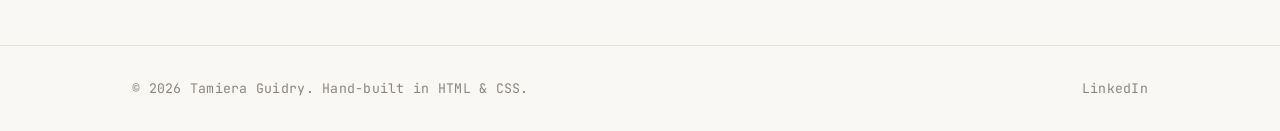
<file: case-maintenance-tiers.html>
<!DOCTYPE html>
<html lang="en">
<head>
  <meta charset="UTF-8" />
  <meta name="viewport" content="width=device-width, initial-scale=1.0" />
  <title>Maintenance Response Tier Framework — Tamiera Guidry</title>
  <link rel="preconnect" href="https://fonts.googleapis.com" />
  <link rel="preconnect" href="https://fonts.gstatic.com" crossorigin />
  <link href="https://fonts.googleapis.com/css2?family=Fraunces:opsz,wght@9..144,300;9..144,400;9..144,500;9..144,600&family=Inter:wght@300;400;500;600&family=JetBrains+Mono:wght@400;500&display=swap" rel="stylesheet" />
  <link rel="stylesheet" href="styles.css" />
</head>
<body>

  <nav class="nav">
    <a href="index.html" class="nav-mark">TG.</a>
    <div class="nav-links">
      <a href="index.html" class="active">Work</a>
      <a href="about.html">About</a>
      <a href="ZTamieraGuidry.docx" target="_blank" rel="noopener">Resume</a>
      <a href="mailto:tamieraw96@icloud.com">Contact</a>
    </div>
  </nav>

  <article class="case-page">
    <header class="case-page-header">
      <a href="index.html" class="case-page-back">← Back to work</a>
      <p class="case-page-tag">03 · Decision Tool Design · Policy Translation</p>
      <h1 class="case-page-title">Maintenance Response Tier Framework</h1>
      <p class="case-page-deck">Translating ambiguous host maintenance policy into a four-tier decision tool used by hosts and internal support staff.</p>

      <div class="case-meta-grid">
        <div class="case-meta-item">
          <div class="meta-label">Role</div>
          <div class="meta-value">Researcher &amp; content designer</div>
        </div>
        <div class="case-meta-item">
          <div class="meta-label">Timeline</div>
          <div class="meta-value">2–3 weeks</div>
        </div>
        <div class="case-meta-item">
          <div class="meta-label">Methods</div>
          <div class="meta-value">Support case review, severity categorization, decision-framework design</div>
        </div>
        <div class="case-meta-item">
          <div class="meta-label">Output</div>
          <div class="meta-value">Single-page host-facing reference; internal triage tool</div>
        </div>
      </div>
    </header>

    <h2>Context</h2>
    <p>Hosts on a shared housing marketplace consistently struggled to gauge urgency on maintenance issues. Support saw a mix of overreaction (escalating non-urgent issues as emergencies) and underreaction (delays on genuinely urgent ones like gas smell or water heater failure). Internal policy existed but lived in scattered help-center articles and team SOPs, not in a single decision tool a host could use in the moment.</p>

    <h2>Research Question</h2>
    <div class="pullquote">How can we give hosts a clear, low-cognitive-load way to triage maintenance issues by urgency, while reducing both over-escalation and under-response?</div>

    <h2>Process</h2>

    <h3>Case review</h3>
    <p>Examined a sample of maintenance-related host tickets and identified the underlying issue type for each: gas/fire/flooding, electrical/HVAC, plumbing, appliance failure, cosmetic, structural.</p>

    <h3>Severity grouping</h3>
    <p>Plotted each issue type against two dimensions: risk to life/safety, and risk to property/livability. Issues clustered cleanly into four severity tiers.</p>

    <h3>Framework design</h3>
    <p>Created a four-tier response framework with concrete examples per tier, written in plain language without policy jargon:</p>
    <ul>
      <li><strong>Immediate (any time)</strong> — smell of gas, fire, flooding, lack of electricity or heat, water heater leak or burst, structural issues, lack of running water</li>
      <li><strong>24–48 hours</strong> — less serious leaks, clogged toilet with no other bathroom, missing smoke/fire detectors, A/C failure in summer, exterior lock issues</li>
      <li><strong>One week</strong> — non-critical appliance issues, minor electrical, interior cosmetic urgency</li>
      <li><strong>Two weeks</strong> — cosmetic and convenience issues</li>
    </ul>

    <h3>Validation</h3>
    <p>Reviewed the framework against existing internal escalation policy to confirm alignment, and checked that examples in each tier reflected real cases from the support queue.</p>

    <h2>Outcomes</h2>
    <ul>
      <li>Single-page host-facing reference replacing scattered help-center guidance</li>
      <li>Internal alignment: the same tiers can be used by support staff for incoming maintenance ticket triage, reducing inconsistency between agents</li>
      <li>Recommended quarterly review of the framework against new ticket data — issue patterns shift seasonally (HVAC in summer, heating in winter) and the tier examples should evolve</li>
    </ul>

    <h2>Reflection</h2>
    <p>This was a study in how much research output can come from synthesis rather than new data collection. The information already existed across tickets, policy docs, and team knowledge; the contribution was structuring it into a tool hosts could actually use in the thirty seconds they had before calling support.</p>

    <p>If I extended this, I would test the framework with 5 to 10 hosts using a card-sort or scenario-based exercise to validate whether their intuitive categorization matches the tiers.</p>

    <div class="case-page-next">
      <p class="next-label">Back to all work</p>
      <a href="index.html">View all case studies →</a>
    </div>
  </article>

  <footer class="footer">
    <div class="footer-inner">
      <p>© 2026 Tamiera Guidry. Hand-built in HTML &amp; CSS.</p>
      <div class="footer-links">
        <a href="https://www.linkedin.com/in/tamiera-guidry-b728ba142/" target="_blank" rel="noopener">LinkedIn</a>
      </div>
    </div>
  </footer>

</body>
</html>
</file>
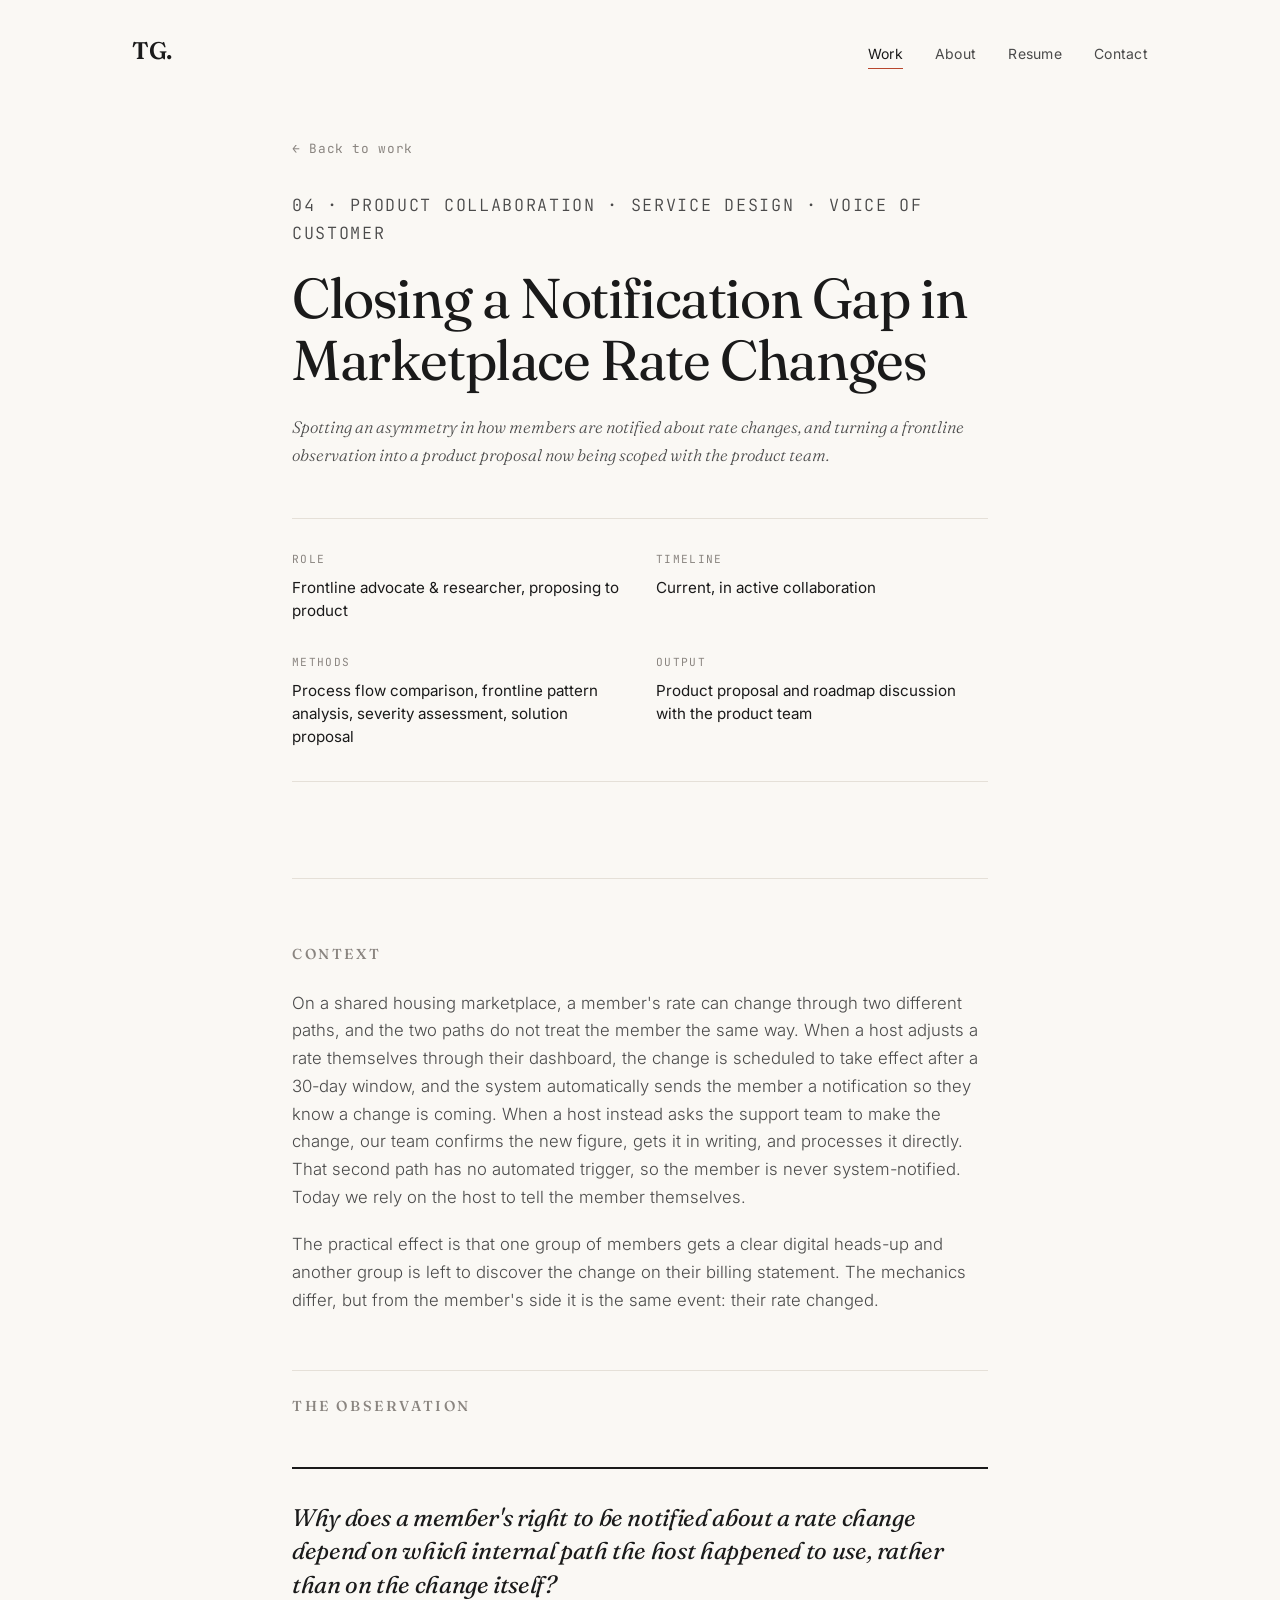
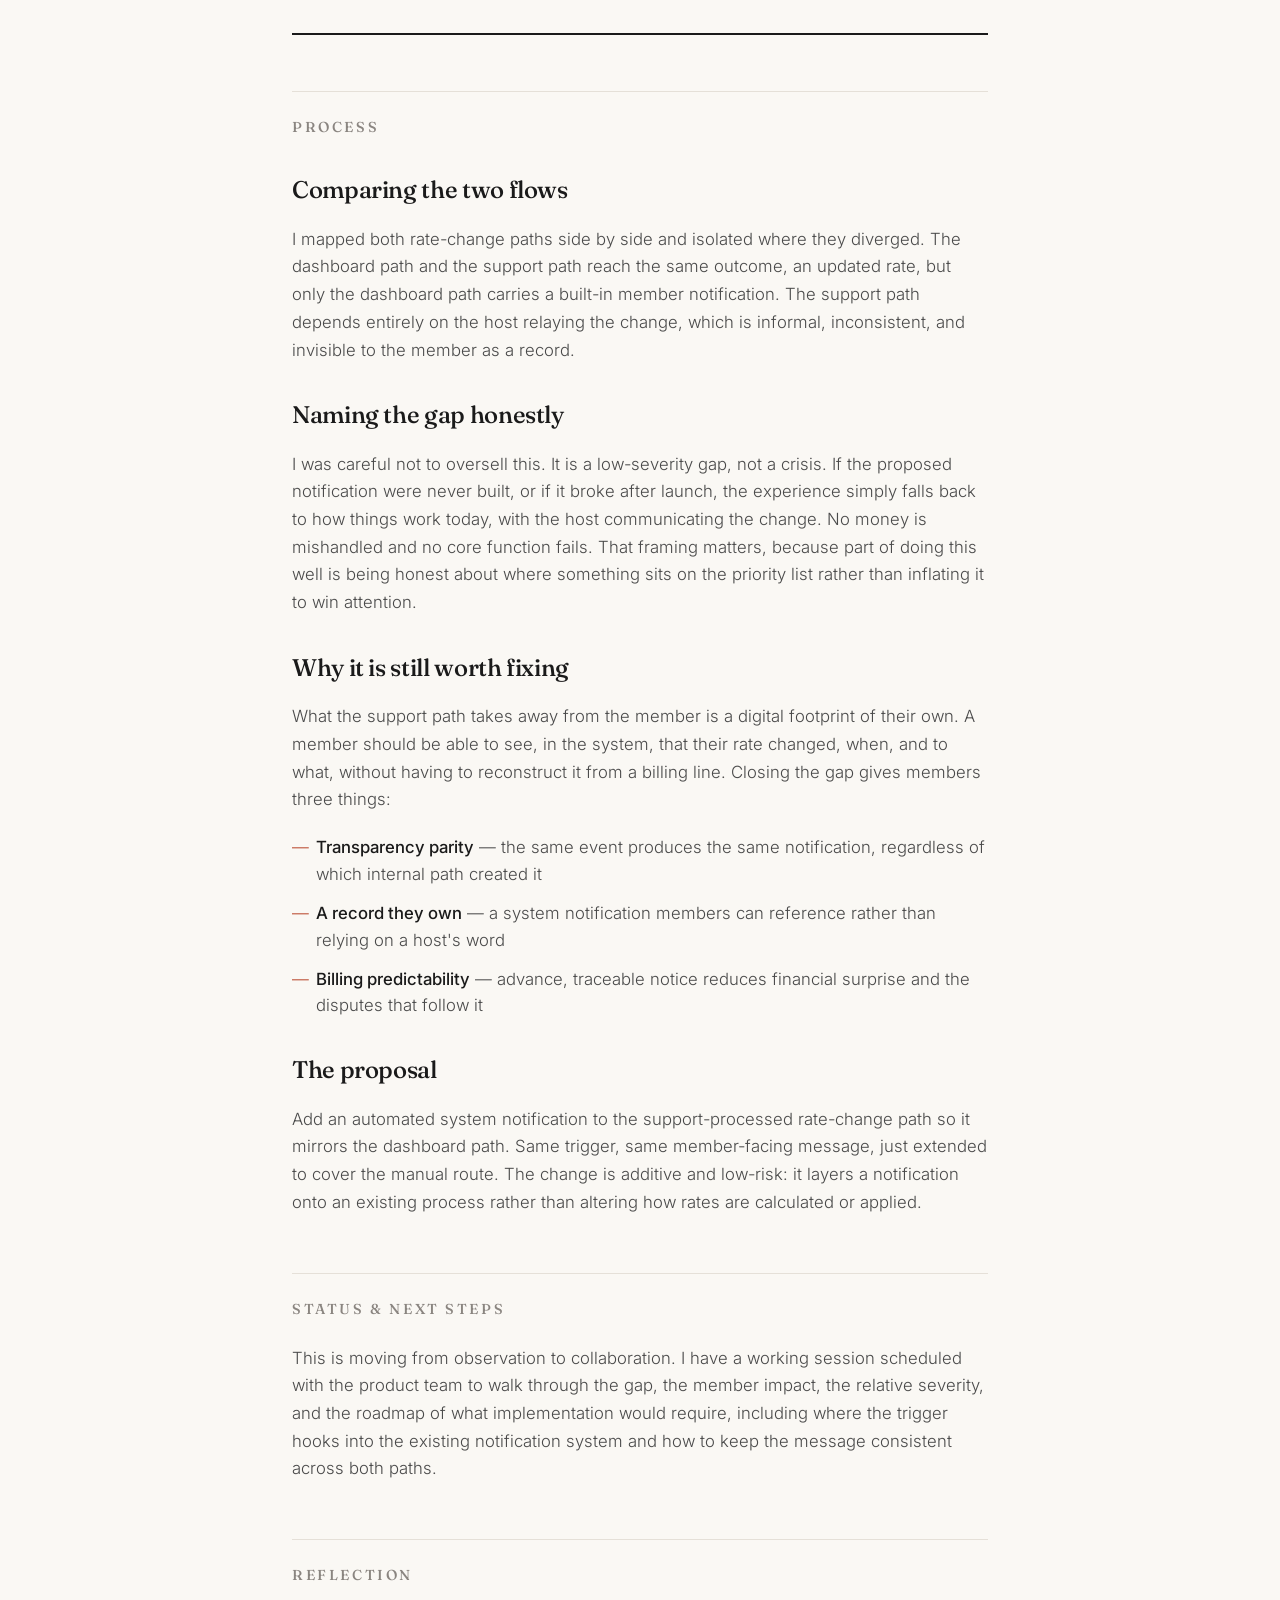
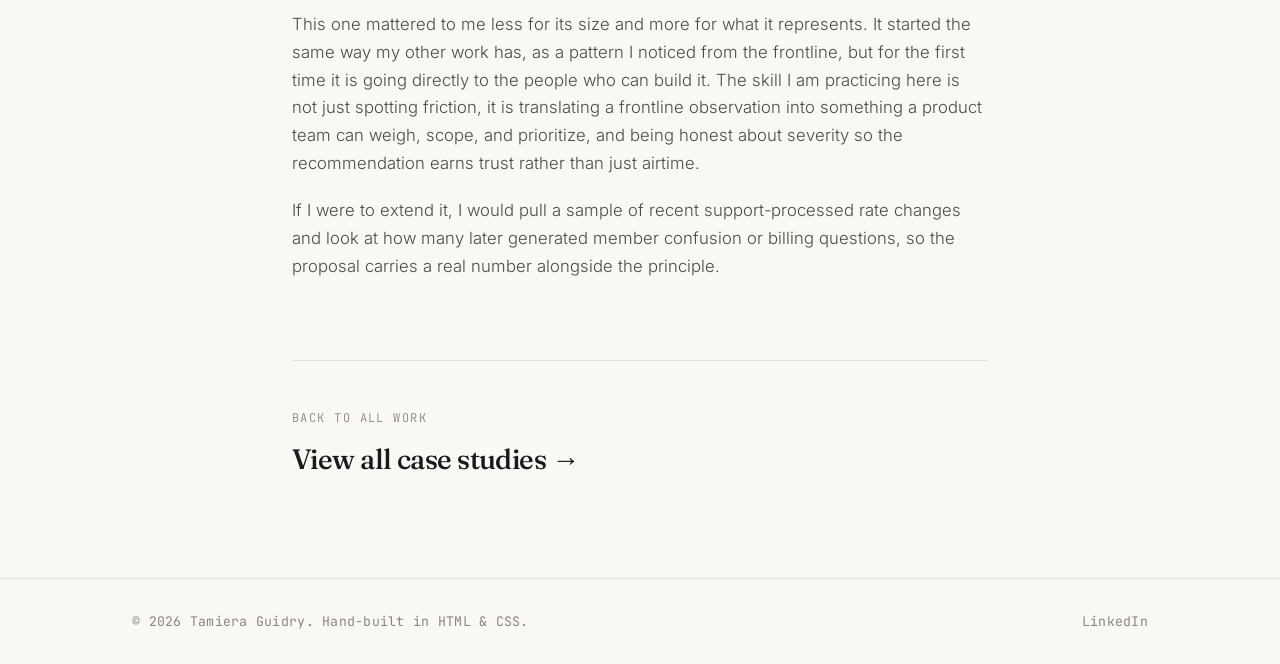
<file: case-rate-change-notification.html>
<!DOCTYPE html>
<html lang="en">
<head>
  <meta charset="UTF-8" />
  <meta name="viewport" content="width=device-width, initial-scale=1.0" />
  <title>Closing a Notification Gap in Marketplace Rate Changes — Tamiera Guidry</title>
  <link rel="preconnect" href="https://fonts.googleapis.com" />
  <link rel="preconnect" href="https://fonts.gstatic.com" crossorigin />
  <link href="https://fonts.googleapis.com/css2?family=Fraunces:opsz,wght@9..144,300;9..144,400;9..144,500;9..144,600&family=Inter:wght@300;400;500;600&family=JetBrains+Mono:wght@400;500&display=swap" rel="stylesheet" />
  <link rel="stylesheet" href="styles.css" />
</head>
<body>

  <nav class="nav">
    <a href="index.html" class="nav-mark">TG.</a>
    <div class="nav-links">
      <a href="index.html" class="active">Work</a>
      <a href="about.html">About</a>
      <a href="ZTamieraGuidry.docx" target="_blank" rel="noopener">Resume</a>
      <a href="mailto:tamieraw96@icloud.com">Contact</a>
    </div>
  </nav>

  <article class="case-page">
    <header class="case-page-header">
      <a href="index.html" class="case-page-back">← Back to work</a>
      <p class="case-page-tag">04 · Product Collaboration · Service Design · Voice of Customer</p>
      <h1 class="case-page-title">Closing a Notification Gap in Marketplace Rate Changes</h1>
      <p class="case-page-deck">Spotting an asymmetry in how members are notified about rate changes, and turning a frontline observation into a product proposal now being scoped with the product team.</p>

      <div class="case-meta-grid">
        <div class="case-meta-item">
          <div class="meta-label">Role</div>
          <div class="meta-value">Frontline advocate &amp; researcher, proposing to product</div>
        </div>
        <div class="case-meta-item">
          <div class="meta-label">Timeline</div>
          <div class="meta-value">Current, in active collaboration</div>
        </div>
        <div class="case-meta-item">
          <div class="meta-label">Methods</div>
          <div class="meta-value">Process flow comparison, frontline pattern analysis, severity assessment, solution proposal</div>
        </div>
        <div class="case-meta-item">
          <div class="meta-label">Output</div>
          <div class="meta-value">Product proposal and roadmap discussion with the product team</div>
        </div>
      </div>
    </header>

    <h2>Context</h2>
    <p>On a shared housing marketplace, a member's rate can change through two different paths, and the two paths do not treat the member the same way. When a host adjusts a rate themselves through their dashboard, the change is scheduled to take effect after a 30-day window, and the system automatically sends the member a notification so they know a change is coming. When a host instead asks the support team to make the change, our team confirms the new figure, gets it in writing, and processes it directly. That second path has no automated trigger, so the member is never system-notified. Today we rely on the host to tell the member themselves.</p>

    <p>The practical effect is that one group of members gets a clear digital heads-up and another group is left to discover the change on their billing statement. The mechanics differ, but from the member's side it is the same event: their rate changed.</p>

    <h2>The observation</h2>
    <div class="pullquote">Why does a member's right to be notified about a rate change depend on which internal path the host happened to use, rather than on the change itself?</div>

    <h2>Process</h2>

    <h3>Comparing the two flows</h3>
    <p>I mapped both rate-change paths side by side and isolated where they diverged. The dashboard path and the support path reach the same outcome, an updated rate, but only the dashboard path carries a built-in member notification. The support path depends entirely on the host relaying the change, which is informal, inconsistent, and invisible to the member as a record.</p>

    <h3>Naming the gap honestly</h3>
    <p>I was careful not to oversell this. It is a low-severity gap, not a crisis. If the proposed notification were never built, or if it broke after launch, the experience simply falls back to how things work today, with the host communicating the change. No money is mishandled and no core function fails. That framing matters, because part of doing this well is being honest about where something sits on the priority list rather than inflating it to win attention.</p>

    <h3>Why it is still worth fixing</h3>
    <p>What the support path takes away from the member is a digital footprint of their own. A member should be able to see, in the system, that their rate changed, when, and to what, without having to reconstruct it from a billing line. Closing the gap gives members three things:</p>
    <ul>
      <li><strong>Transparency parity</strong> — the same event produces the same notification, regardless of which internal path created it</li>
      <li><strong>A record they own</strong> — a system notification members can reference rather than relying on a host's word</li>
      <li><strong>Billing predictability</strong> — advance, traceable notice reduces financial surprise and the disputes that follow it</li>
    </ul>

    <h3>The proposal</h3>
    <p>Add an automated system notification to the support-processed rate-change path so it mirrors the dashboard path. Same trigger, same member-facing message, just extended to cover the manual route. The change is additive and low-risk: it layers a notification onto an existing process rather than altering how rates are calculated or applied.</p>

    <h2>Status &amp; next steps</h2>
    <p>This is moving from observation to collaboration. I have a working session scheduled with the product team to walk through the gap, the member impact, the relative severity, and the roadmap of what implementation would require, including where the trigger hooks into the existing notification system and how to keep the message consistent across both paths.</p>

    <h2>Reflection</h2>
    <p>This one mattered to me less for its size and more for what it represents. It started the same way my other work has, as a pattern I noticed from the frontline, but for the first time it is going directly to the people who can build it. The skill I am practicing here is not just spotting friction, it is translating a frontline observation into something a product team can weigh, scope, and prioritize, and being honest about severity so the recommendation earns trust rather than just airtime.</p>

    <p>If I were to extend it, I would pull a sample of recent support-processed rate changes and look at how many later generated member confusion or billing questions, so the proposal carries a real number alongside the principle.</p>

    <div class="case-page-next">
      <p class="next-label">Back to all work</p>
      <a href="index.html">View all case studies →</a>
    </div>
  </article>

  <footer class="footer">
    <div class="footer-inner">
      <p>© 2026 Tamiera Guidry. Hand-built in HTML &amp; CSS.</p>
      <div class="footer-links">
        <a href="https://www.linkedin.com/in/tamiera-guidry-b728ba142/" target="_blank" rel="noopener">LinkedIn</a>
      </div>
    </div>
  </footer>

</body>
</html>
</file>
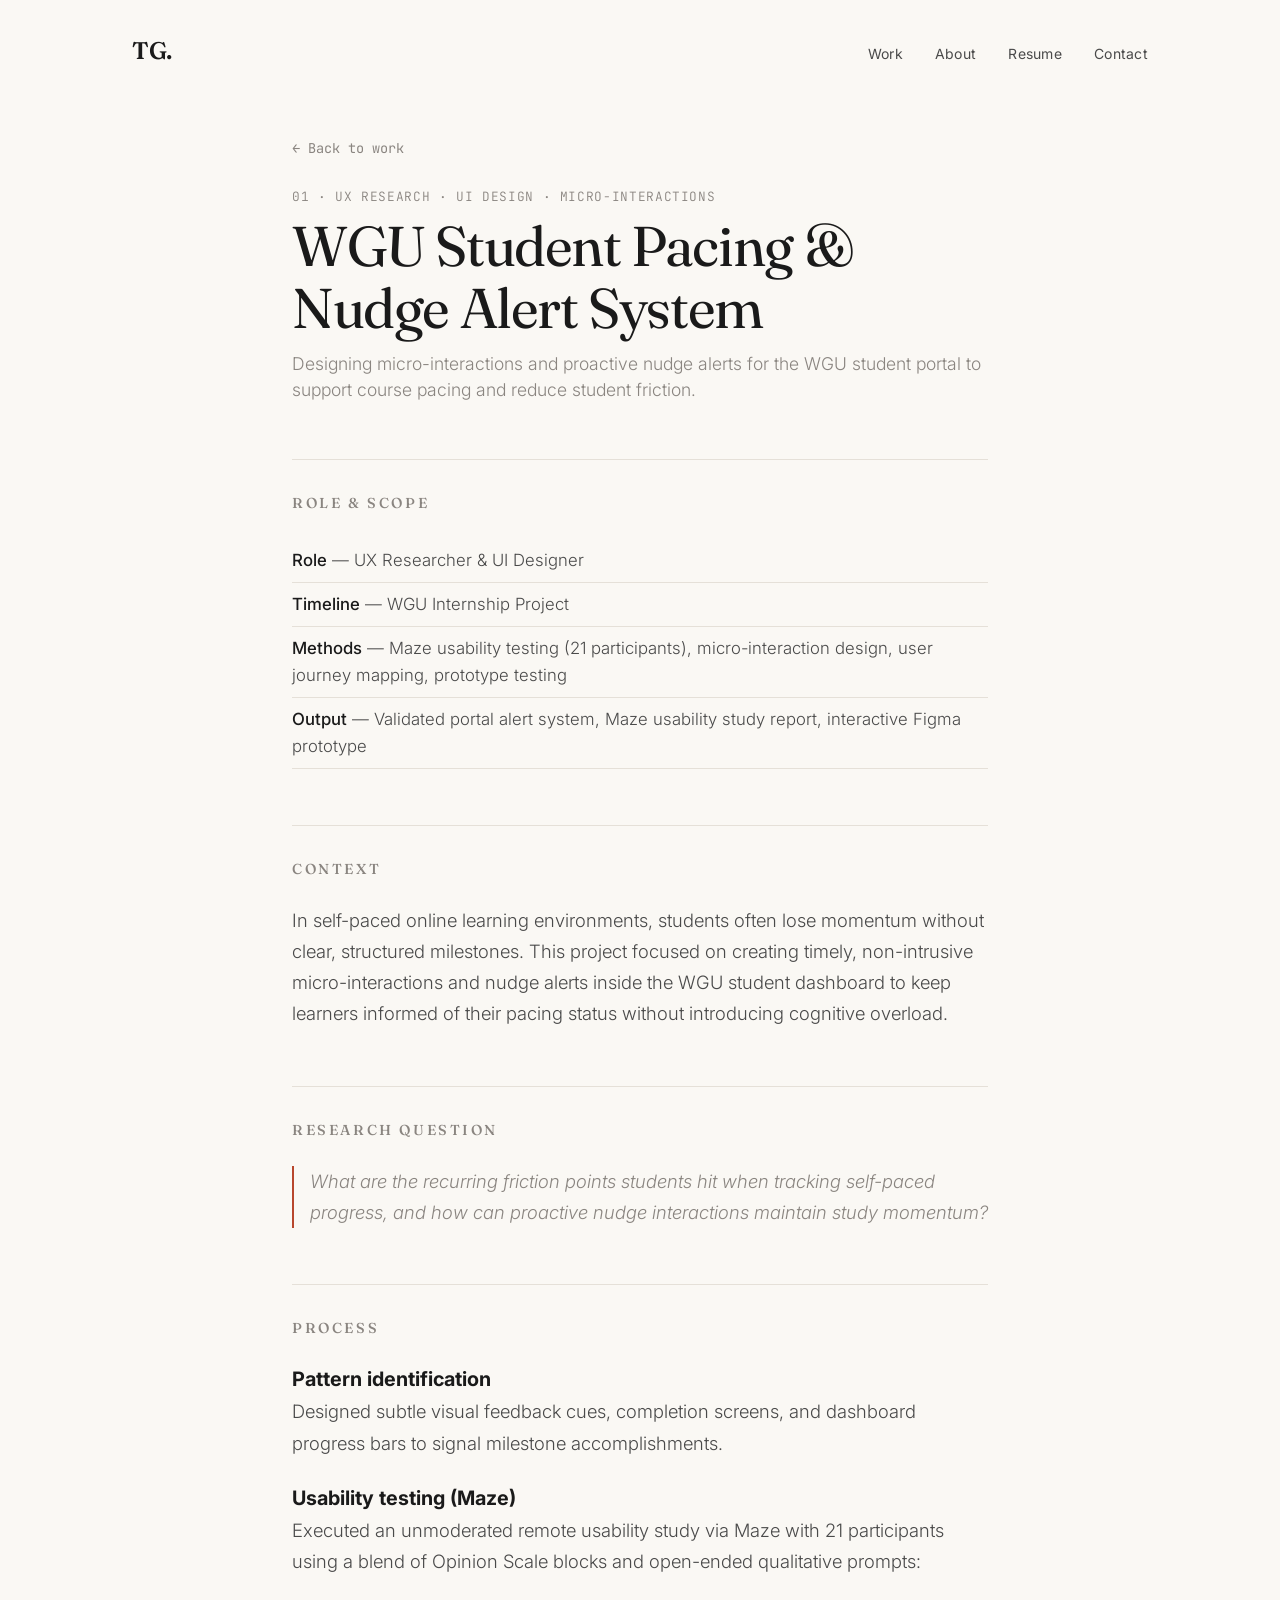
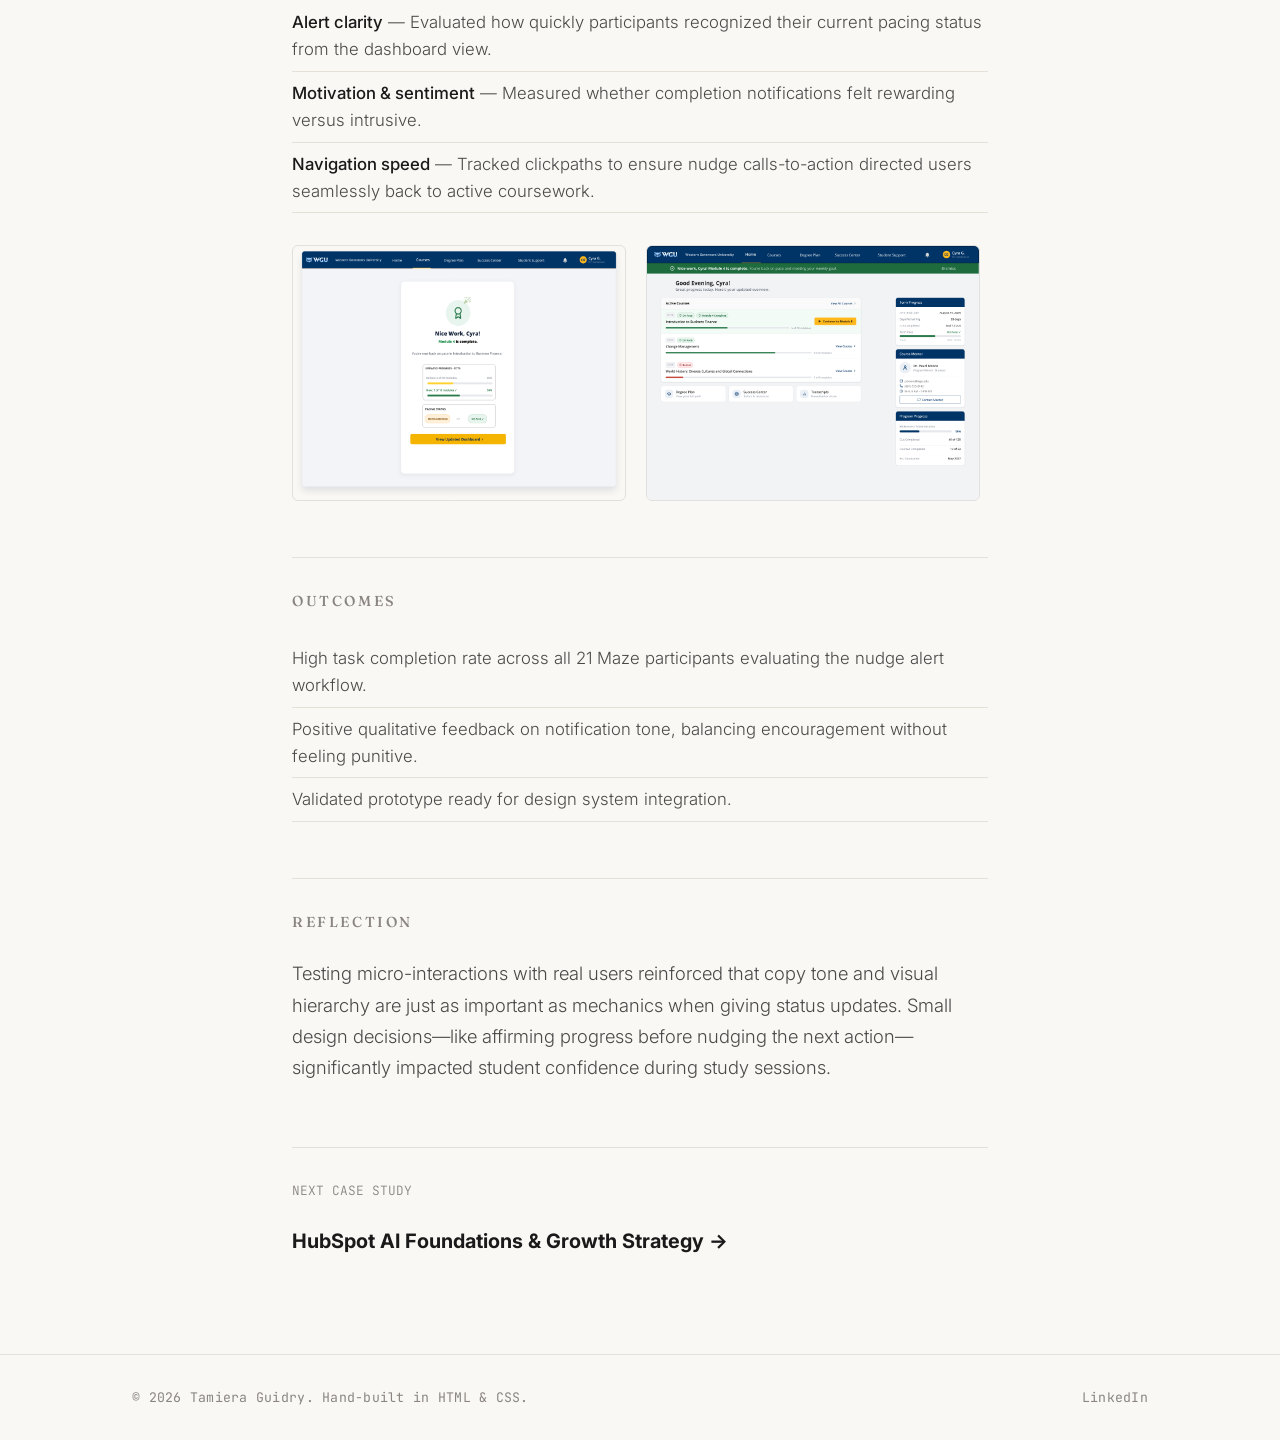
<file: case-wgu-pacing.html>
<!DOCTYPE html>
<html lang="en">
<head>
  <meta charset="UTF-8">
  <meta name="viewport" content="width=device-width, initial-scale=1.0">
  <title>WGU Student Pacing & Nudge Alert System — Case Study</title>
  <link rel="preconnect" href="https://fonts.googleapis.com" />
  <link rel="preconnect" href="https://fonts.gstatic.com" crossorigin />
  <link href="https://fonts.googleapis.com/css2?family=Fraunces:opsz,wght@9..144,300;9..144,400;9..144,500;9..144,600&family=Inter:wght@300;400;500;600&family=JetBrains+Mono:wght@400;500&display=swap" rel="stylesheet" />
  <link rel="stylesheet" href="styles.css">
</head>
<body>

  <nav class="nav">
    <a href="index.html" class="nav-mark">TG.</a>
    <div class="nav-links">
      <a href="index.html">Work</a>
      <a href="about.html">About</a>
      <a href="ZTamieraGuidry.docx" target="_blank" rel="noopener">Resume</a>
      <a href="mailto:tamieraw96@icloud.com">Contact</a>
    </div>
  </nav>

  <div class="about-page">
    <a href="index.html" style="font-family: var(--mono); font-size: 0.85rem; color: var(--ink-muted); text-decoration: none;">← Back to work</a>

    <header style="margin-top: 1.5rem; margin-bottom: 2.5rem;">
      <p style="font-family: var(--mono); font-size: 0.8rem; text-transform: uppercase; color: var(--ink-muted); letter-spacing: 0.05em; margin-bottom: 0.5rem;">01 · UX RESEARCH · UI DESIGN · MICRO-INTERACTIONS</p>
      <h1 style="margin-bottom: 0.75rem;">WGU Student Pacing & Nudge Alert System</h1>
      <p style="font-size: 1.1rem; color: var(--ink-muted); line-height: 1.5;">Designing micro-interactions and proactive nudge alerts for the WGU student portal to support course pacing and reduce student friction.</p>
    </header>

    <h2>Role & Scope</h2>
    <ul>
      <li><strong>Role</strong> — UX Researcher & UI Designer</li>
      <li><strong>Timeline</strong> — WGU Internship Project</li>
      <li><strong>Methods</strong> — Maze usability testing (21 participants), micro-interaction design, user journey mapping, prototype testing</li>
      <li><strong>Output</strong> — Validated portal alert system, Maze usability study report, interactive Figma prototype</li>
    </ul>

    <h2>Context</h2>
    <p>In self-paced online learning environments, students often lose momentum without clear, structured milestones. This project focused on creating timely, non-intrusive micro-interactions and nudge alerts inside the WGU student dashboard to keep learners informed of their pacing status without introducing cognitive overload.</p>

    <h2>Research Question</h2>
    <p style="font-style: italic; border-left: 2px solid var(--accent, #333); padding-left: 1rem; color: var(--ink-muted);">
      What are the recurring friction points students hit when tracking self-paced progress, and how can proactive nudge interactions maintain study momentum?
    </p>

    <h2>Process</h2>
    <h3>Pattern identification</h3>
    <p>Designed subtle visual feedback cues, completion screens, and dashboard progress bars to signal milestone accomplishments.</p>

    <h3>Usability testing (Maze)</h3>
    <p>Executed an unmoderated remote usability study via Maze with 21 participants using a blend of Opinion Scale blocks and open-ended qualitative prompts:</p>
    <ul>
      <li><strong>Alert clarity</strong> — Evaluated how quickly participants recognized their current pacing status from the dashboard view.</li>
      <li><strong>Motivation & sentiment</strong> — Measured whether completion notifications felt rewarding versus intrusive.</li>
      <li><strong>Navigation speed</strong> — Tracked clickpaths to ensure nudge calls-to-action directed users seamlessly back to active coursework.</li>
    </ul>

    <!-- IMAGES SECTION -->
    <div style="display: flex; gap: 20px; margin: 2rem 0; flex-wrap: wrap;">
      <img src="wgu-completion-screen.jpg" alt="WGU Completion Screen Micro-interaction" style="width: 48%; min-width: 280px; border-radius: 6px; border: 1px solid #e0e0e0;" />
      <img src="wgu-dashboard.jpg" alt="WGU Student Progress Dashboard" style="width: 48%; min-width: 280px; border-radius: 6px; border: 1px solid #e0e0e0;" />
    </div>

    <h2>Outcomes</h2>
    <ul>
      <li>High task completion rate across all 21 Maze participants evaluating the nudge alert workflow.</li>
      <li>Positive qualitative feedback on notification tone, balancing encouragement without feeling punitive.</li>
      <li>Validated prototype ready for design system integration.</li>
    </ul>

    <h2>Reflection</h2>
    <p>Testing micro-interactions with real users reinforced that copy tone and visual hierarchy are just as important as mechanics when giving status updates. Small design decisions—like affirming progress before nudging the next action—significantly impacted student confidence during study sessions.</p>

    <footer style="margin-top: 4rem; padding-top: 2rem; border-top: 1px solid #e0e0e0;">
      <p style="font-family: var(--mono); font-size: 0.8rem; text-transform: uppercase; color: var(--ink-muted);">NEXT CASE STUDY</p>
      <h3 style="margin-top: 0.5rem;">
        <a href="case-hubspot-ai.html" style="color: inherit; text-decoration: none;">
          HubSpot AI Foundations & Growth Strategy →
        </a>
      </h3>
    </footer>
  </div>

  <footer class="footer">
    <div class="footer-inner">
      <p>© 2026 Tamiera Guidry. Hand-built in HTML &amp; CSS.</p>
      <div class="footer-links">
        <a href="https://www.linkedin.com/in/tamiera-guidry-b728ba142/" target="_blank" rel="noopener">LinkedIn</a>
      </div>
    </div>
  </footer>

</body>
</html>
</file>
<file: styles.css>
/* ============================================
   TAMIERA GUIDRY — UX RESEARCH PORTFOLIO
   Editorial minimalism. Typography-led.
   ============================================ */

:root {
  --paper: #faf8f4;
  --ink: #1a1a1a;
  --ink-soft: #4a4a4a;
  --ink-muted: #8a8580;
  --rule: #e5e0d8;
  --accent: #b8472d;
  --accent-soft: #f5ede4;
  --serif: "Fraunces", Georgia, serif;
  --sans: "Inter", -apple-system, sans-serif;
  --mono: "JetBrains Mono", monospace;
  --max: 1080px;
  --gutter: 2rem;
}

* {
  margin: 0;
  padding: 0;
  box-sizing: border-box;
}

html {
  scroll-behavior: smooth;
}

body {
  background: var(--paper);
  color: var(--ink);
  font-family: var(--sans);
  font-size: 17px;
  line-height: 1.6;
  -webkit-font-smoothing: antialiased;
  -moz-osx-font-smoothing: grayscale;
  text-rendering: optimizeLegibility;
}

a {
  color: var(--ink);
  text-decoration: none;
  transition: color 0.2s ease;
}

a:hover {
  color: var(--accent);
}

/* ============================================
   NAV
   ============================================ */

.nav {
  max-width: var(--max);
  margin: 0 auto;
  padding: 2rem var(--gutter) 0;
  display: flex;
  justify-content: space-between;
  align-items: baseline;
}

.nav-mark {
  font-family: var(--serif);
  font-size: 1.5rem;
  font-weight: 600;
  letter-spacing: -0.02em;
  color: var(--ink);
}

.nav-links {
  display: flex;
  gap: 2rem;
  font-size: 0.875rem;
  letter-spacing: 0.02em;
}

.nav-links a {
  color: var(--ink-soft);
  position: relative;
}

.nav-links a.active {
  color: var(--ink);
}

.nav-links a.active::after {
  content: "";
  position: absolute;
  left: 0;
  right: 0;
  bottom: -4px;
  height: 1px;
  background: var(--accent);
}

/* ============================================
   HERO
   ============================================ */

.hero {
  max-width: var(--max);
  margin: 0 auto;
  padding: 6rem var(--gutter) 5rem;
}

.hero-inner {
  max-width: 820px;
}

.eyebrow {
  font-family: var(--mono);
  font-size: 0.75rem;
  text-transform: uppercase;
  letter-spacing: 0.15em;
  color: var(--ink-muted);
  margin-bottom: 2rem;
}

.hero-title {
  font-family: var(--serif);
  font-size: clamp(2.5rem, 6vw, 4.5rem);
  font-weight: 400;
  line-height: 1.05;
  letter-spacing: -0.025em;
  margin-bottom: 2.5rem;
  color: var(--ink);
}

.hero-title em {
  font-style: italic;
  color: var(--accent);
  font-weight: 400;
}

.hero-sub {
  font-size: 1.25rem;
  line-height: 1.5;
  color: var(--ink-soft);
  max-width: 680px;
  margin-bottom: 2rem;
  font-weight: 300;
}

.hero-meta {
  display: flex;
  flex-wrap: wrap;
  align-items: center;
  gap: 0.75rem;
  font-family: var(--mono);
  font-size: 0.8rem;
  color: var(--ink-muted);
  letter-spacing: 0.02em;
}

.hero-meta .dot {
  color: var(--rule);
}

/* ============================================
   SECTIONS — SHARED
   ============================================ */

main {
  max-width: var(--max);
  margin: 0 auto;
  padding: 0 var(--gutter);
}

.section-title {
  font-family: var(--serif);
  font-size: 1rem;
  font-weight: 500;
  letter-spacing: 0.15em;
  text-transform: uppercase;
  color: var(--ink-muted);
  margin-bottom: 1rem;
  padding-top: 4rem;
  border-top: 1px solid var(--rule);
  padding-top: 3rem;
}

.section-note {
  font-size: 0.95rem;
  color: var(--ink-soft);
  max-width: 640px;
  margin-bottom: 3rem;
  font-weight: 300;
}

/* ============================================
   CASE CARDS
   ============================================ */

.work {
  padding-bottom: 4rem;
}

.case-card {
  border-top: 1px solid var(--rule);
  margin-bottom: 0;
  transition: background 0.3s ease;
}

.case-card:last-child {
  border-bottom: 1px solid var(--rule);
}

.case-link {
  display: grid;
  grid-template-columns: 80px 1fr;
  gap: 2rem;
  padding: 3rem 0;
  align-items: start;
  color: var(--ink);
  transition: transform 0.3s ease;
}

.case-card:hover:not(.upcoming) {
  background: var(--accent-soft);
  margin: 0 calc(var(--gutter) * -1);
  padding: 0 var(--gutter);
}

.case-card:hover:not(.upcoming) .case-cta {
  color: var(--accent);
}

.case-card:hover:not(.upcoming) .case-number {
  color: var(--accent);
}

.case-number {
  font-family: var(--serif);
  font-size: 1rem;
  font-weight: 500;
  color: var(--ink-muted);
  letter-spacing: 0.05em;
  padding-top: 0.3rem;
  transition: color 0.3s ease;
}

.case-body {
  max-width: 720px;
}

.case-tag {
  font-family: var(--mono);
  font-size: 0.75rem;
  text-transform: uppercase;
  letter-spacing: 0.1em;
  color: var(--ink-muted);
  margin-bottom: 1rem;
}

.case-title {
  font-family: var(--serif);
  font-size: clamp(1.5rem, 3vw, 2rem);
  font-weight: 500;
  line-height: 1.2;
  letter-spacing: -0.02em;
  margin-bottom: 1rem;
  color: var(--ink);
}

.case-blurb {
  font-size: 1.05rem;
  line-height: 1.55;
  color: var(--ink-soft);
  margin-bottom: 1.25rem;
  font-weight: 300;
}

.case-cta {
  font-family: var(--mono);
  font-size: 0.8rem;
  letter-spacing: 0.05em;
  color: var(--ink);
  transition: color 0.3s ease, transform 0.3s ease;
  display: inline-block;
}

.case-cta.muted {
  color: var(--ink-muted);
}

.upcoming .case-link {
  cursor: default;
  opacity: 0.7;
}

.upcoming-tag {
  display: inline-block;
  font-family: var(--mono);
  font-size: 0.65rem;
  text-transform: uppercase;
  letter-spacing: 0.1em;
  padding: 0.25rem 0.6rem;
  background: var(--ink);
  color: var(--paper);
  border-radius: 2px;
  vertical-align: middle;
  margin-left: 0.75rem;
  font-weight: 500;
}

/* ============================================
   POSITIONING GRID
   ============================================ */

.positioning {
  padding-bottom: 4rem;
}

.positioning-grid {
  display: grid;
  grid-template-columns: repeat(2, 1fr);
  gap: 3rem;
  margin-top: 2rem;
}

.positioning-item h3 {
  font-family: var(--serif);
  font-size: 1.35rem;
  font-weight: 500;
  letter-spacing: -0.01em;
  margin-bottom: 0.75rem;
  color: var(--ink);
}

.positioning-item p {
  font-size: 0.95rem;
  line-height: 1.55;
  color: var(--ink-soft);
  font-weight: 300;
}

/* ============================================
   CTA
   ============================================ */

.cta {
  padding: 6rem 0 4rem;
  border-top: 1px solid var(--rule);
  margin-top: 2rem;
  text-align: center;
}

.cta-eyebrow {
  font-family: var(--mono);
  font-size: 0.75rem;
  text-transform: uppercase;
  letter-spacing: 0.15em;
  color: var(--ink-muted);
  margin-bottom: 1.5rem;
}

.cta-title {
  font-family: var(--serif);
  font-size: clamp(3rem, 8vw, 6rem);
  font-weight: 400;
  font-style: italic;
  letter-spacing: -0.03em;
  margin-bottom: 1rem;
  color: var(--ink);
}

.cta-sub {
  font-size: 1rem;
  color: var(--ink-soft);
  margin-bottom: 2.5rem;
  font-weight: 300;
}

.cta-button {
  display: inline-block;
  font-family: var(--mono);
  font-size: 0.95rem;
  padding: 1rem 2rem;
  background: var(--ink);
  color: var(--paper);
  border: 1px solid var(--ink);
  border-radius: 2px;
  letter-spacing: 0.02em;
  transition: all 0.3s ease;
}

.cta-button:hover {
  background: var(--accent);
  border-color: var(--accent);
  color: var(--paper);
}

/* ============================================
   FOOTER
   ============================================ */

.footer {
  border-top: 1px solid var(--rule);
  margin-top: 0;
  padding: 2rem 0;
}

.footer-inner {
  max-width: var(--max);
  margin: 0 auto;
  padding: 0 var(--gutter);
  display: flex;
  justify-content: space-between;
  align-items: center;
  font-size: 0.825rem;
  color: var(--ink-muted);
  font-family: var(--mono);
  letter-spacing: 0.02em;
}

.footer-links {
  display: flex;
  gap: 1.5rem;
}

.footer-links a {
  color: var(--ink-muted);
}

.footer-links a:hover {
  color: var(--accent);
}

/* ============================================
   CASE STUDY PAGES
   ============================================ */

.case-page {
  max-width: 760px;
  margin: 0 auto;
  padding: 4rem var(--gutter) 6rem;
}

.case-page-header {
  margin-bottom: 4rem;
  border-bottom: 1px solid var(--rule);
  padding-bottom: 3rem;
}

.case-page-back {
  font-family: var(--mono);
  font-size: 0.8rem;
  color: var(--ink-muted);
  letter-spacing: 0.05em;
  margin-bottom: 2rem;
  display: inline-block;
}

.case-page-tag {
  font-family: var(--mono);
  font-size: 0.75rem;
  text-transform: uppercase;
  letter-spacing: 0.1em;
  color: var(--ink-muted);
  margin-bottom: 1.5rem;
}

.case-page-title {
  font-family: var(--serif);
  font-size: clamp(2.25rem, 5vw, 3.5rem);
  font-weight: 400;
  line-height: 1.1;
  letter-spacing: -0.025em;
  margin-bottom: 1.5rem;
  color: var(--ink);
}

.case-page-deck {
  font-size: 1.2rem;
  line-height: 1.5;
  color: var(--ink-soft);
  font-weight: 300;
  font-family: var(--serif);
  font-style: italic;
}

.case-meta-grid {
  display: grid;
  grid-template-columns: repeat(2, 1fr);
  gap: 2rem;
  margin: 3rem 0;
  padding: 2rem 0;
  border-top: 1px solid var(--rule);
  border-bottom: 1px solid var(--rule);
}

.case-meta-item .meta-label {
  font-family: var(--mono);
  font-size: 0.7rem;
  text-transform: uppercase;
  letter-spacing: 0.12em;
  color: var(--ink-muted);
  margin-bottom: 0.5rem;
}

.case-meta-item .meta-value {
  font-size: 0.95rem;
  color: var(--ink);
  line-height: 1.5;
}

.case-page h2 {
  font-family: var(--serif);
  font-size: 0.9rem;
  font-weight: 500;
  text-transform: uppercase;
  letter-spacing: 0.18em;
  color: var(--ink-muted);
  margin: 3.5rem 0 1.5rem;
  padding-top: 1.5rem;
  border-top: 1px solid var(--rule);
}

.case-page h2:first-of-type {
  margin-top: 0;
  padding-top: 0;
  border-top: none;
}

.case-page h3 {
  font-family: var(--serif);
  font-size: 1.5rem;
  font-weight: 500;
  letter-spacing: -0.015em;
  margin: 2rem 0 1rem;
  color: var(--ink);
}

.case-page p {
  font-size: 1.05rem;
  line-height: 1.65;
  color: var(--ink-soft);
  margin-bottom: 1.25rem;
  font-weight: 300;
}

.case-page ul {
  margin: 0 0 1.5rem 0;
  padding: 0;
  list-style: none;
}

.case-page li {
  font-size: 1.05rem;
  line-height: 1.6;
  color: var(--ink-soft);
  margin-bottom: 0.75rem;
  padding-left: 1.5rem;
  position: relative;
  font-weight: 300;
}

.case-page li::before {
  content: "—";
  position: absolute;
  left: 0;
  color: var(--accent);
}

.case-page strong {
  color: var(--ink);
  font-weight: 500;
}

.case-page em {
  font-family: var(--serif);
  font-style: italic;
}

.pullquote {
  font-family: var(--serif);
  font-size: 1.5rem;
  line-height: 1.4;
  color: var(--ink);
  font-style: italic;
  margin: 3rem 0;
  padding: 2rem 0;
  border-top: 2px solid var(--ink);
  border-bottom: 2px solid var(--ink);
  font-weight: 400;
  letter-spacing: -0.015em;
}

.case-page-next {
  margin-top: 5rem;
  padding-top: 3rem;
  border-top: 1px solid var(--rule);
}

.case-page-next .next-label {
  font-family: var(--mono);
  font-size: 0.75rem;
  text-transform: uppercase;
  letter-spacing: 0.12em;
  color: var(--ink-muted);
  margin-bottom: 0.5rem;
}

.case-page-next a {
  font-family: var(--serif);
  font-size: 1.75rem;
  font-weight: 500;
  letter-spacing: -0.02em;
  color: var(--ink);
}

.case-page-next a:hover {
  color: var(--accent);
}

/* ============================================
   ABOUT PAGE
   ============================================ */

.about-page {
  max-width: 760px;
  margin: 0 auto;
  padding: 4rem var(--gutter) 6rem;
}

.about-page h1 {
  font-family: var(--serif);
  font-size: clamp(2.5rem, 5vw, 3.5rem);
  font-weight: 400;
  line-height: 1.1;
  letter-spacing: -0.025em;
  margin-bottom: 3rem;
}

.about-page p {
  font-size: 1.15rem;
  line-height: 1.7;
  color: var(--ink-soft);
  margin-bottom: 1.5rem;
  font-weight: 300;
}

.about-page h2 {
  font-family: var(--serif);
  font-size: 0.9rem;
  font-weight: 500;
  text-transform: uppercase;
  letter-spacing: 0.18em;
  color: var(--ink-muted);
  margin: 3.5rem 0 1.5rem;
  padding-top: 2rem;
  border-top: 1px solid var(--rule);
}

.about-page ul {
  list-style: none;
  padding: 0;
}

.about-page li {
  font-size: 1.05rem;
  line-height: 1.6;
  color: var(--ink-soft);
  padding: 0.5rem 0;
  border-bottom: 1px solid var(--rule);
  font-weight: 300;
}

.about-page li strong {
  color: var(--ink);
  font-weight: 500;
}

/* ============================================
   RESPONSIVE
   ============================================ */

@media (max-width: 720px) {
  :root { --gutter: 1.5rem; }
  .nav { padding-top: 1.5rem; flex-direction: column; gap: 1rem; align-items: flex-start; }
  .nav-links { gap: 1.25rem; flex-wrap: wrap; }
  .hero { padding: 3rem var(--gutter) 3rem; }
  .case-link { grid-template-columns: 1fr; gap: 0.5rem; padding: 2.5rem 0; }
  .case-number { font-size: 0.875rem; }
  .case-card:hover:not(.upcoming) { margin: 0; padding: 0; background: transparent; }
  .positioning-grid { grid-template-columns: 1fr; gap: 2rem; }
  .case-meta-grid { grid-template-columns: 1fr; gap: 1.5rem; }
  .footer-inner { flex-direction: column; gap: 1rem; }
}

/* ============================================
   STAGGERED REVEAL ON LOAD
   ============================================ */

.hero-inner > * { opacity: 0; animation: fadeUp 0.8s ease-out forwards; }
.hero-inner > *:nth-child(1) { animation-delay: 0.1s; }
.hero-inner > *:nth-child(2) { animation-delay: 0.25s; }
.hero-inner > *:nth-child(3) { animation-delay: 0.4s; }
.hero-inner > *:nth-child(4) { animation-delay: 0.55s; }

@keyframes fadeUp {
  from { opacity: 0; transform: translateY(12px); }
  to { opacity: 1; transform: translateY(0); }
}
</file>
